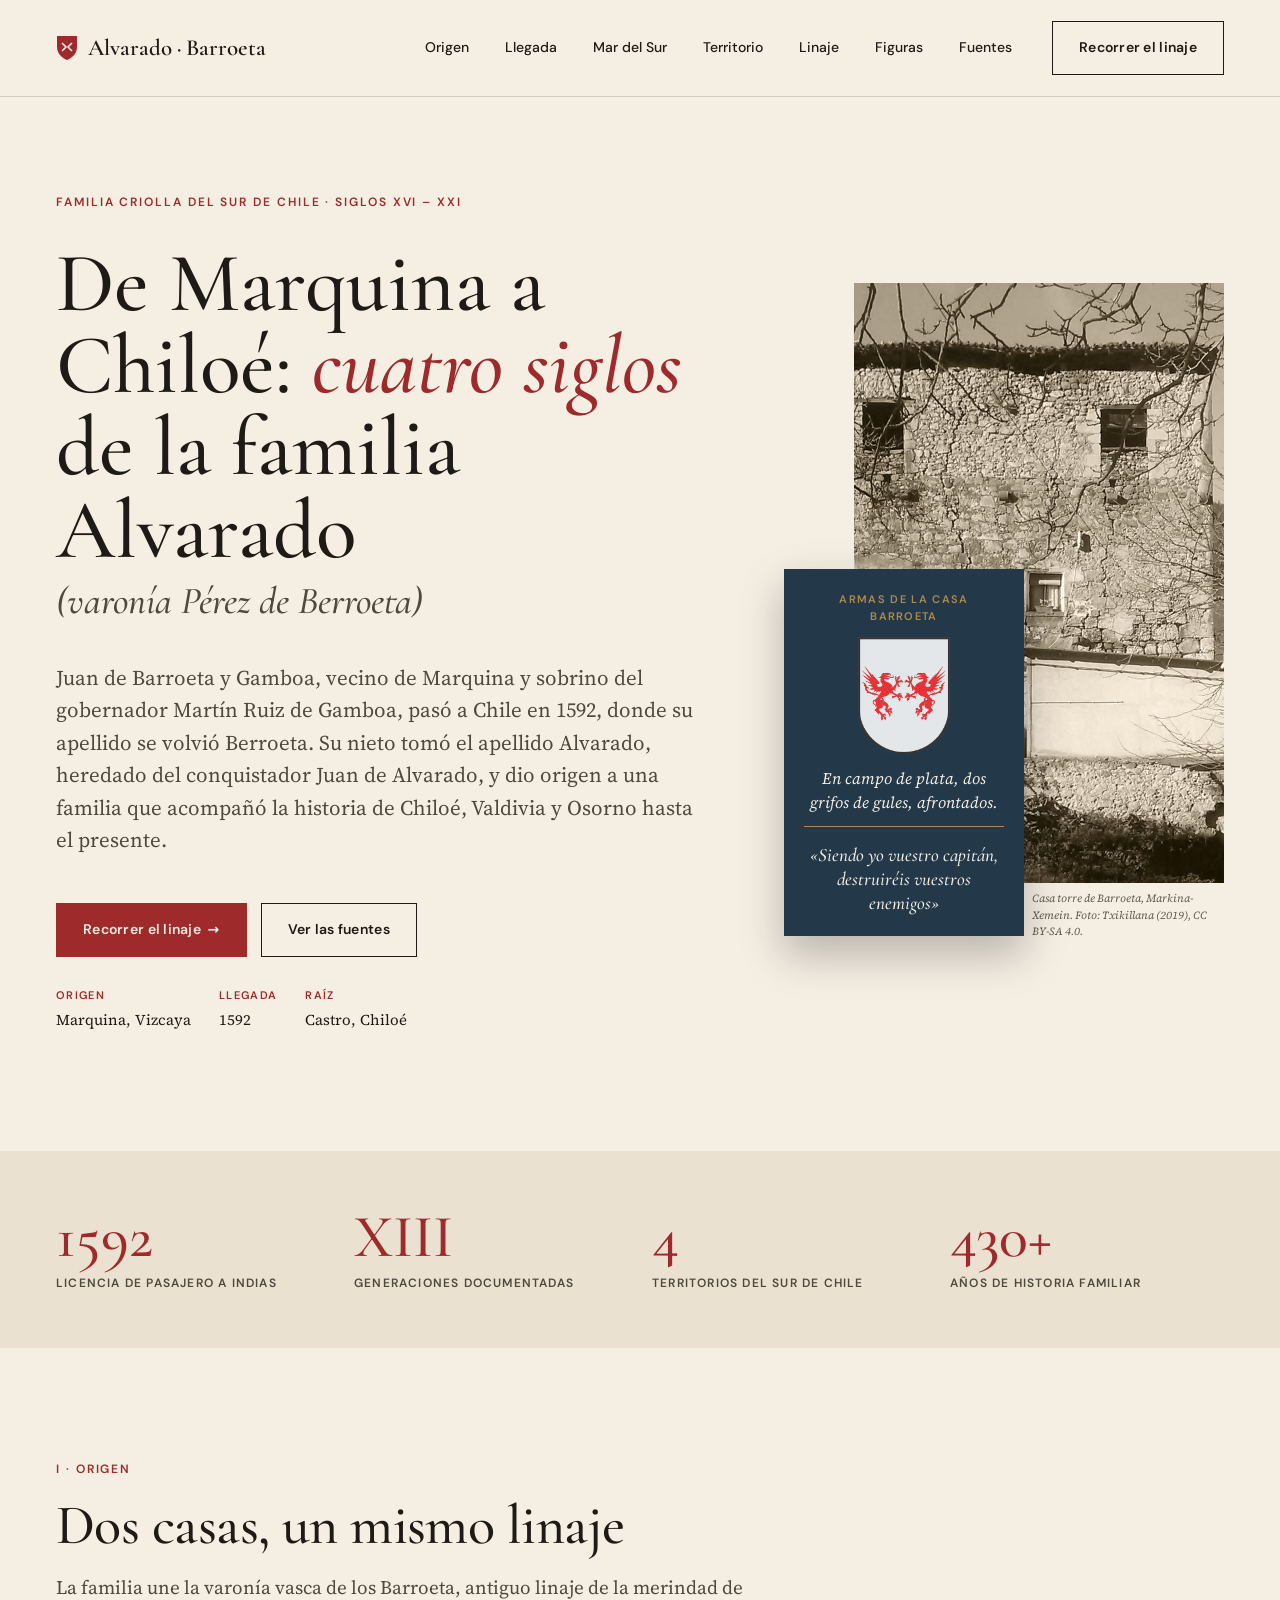
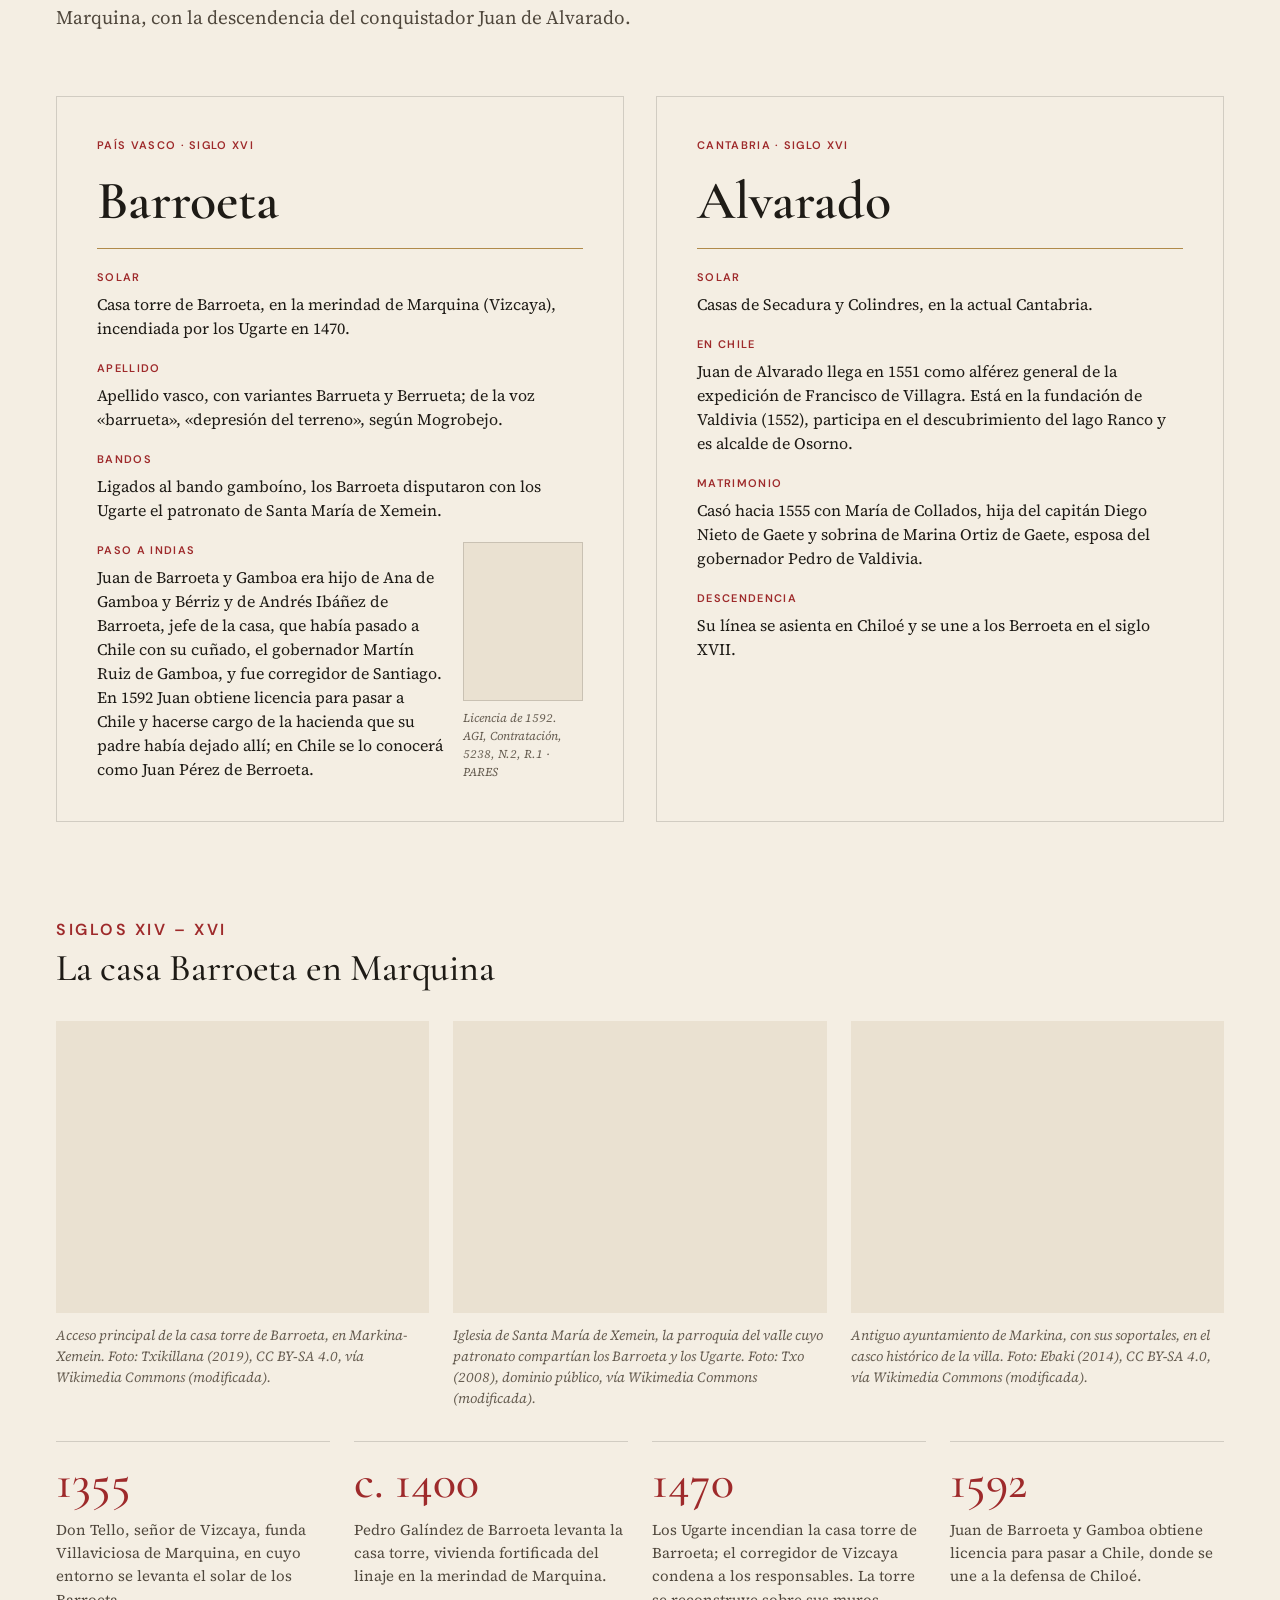
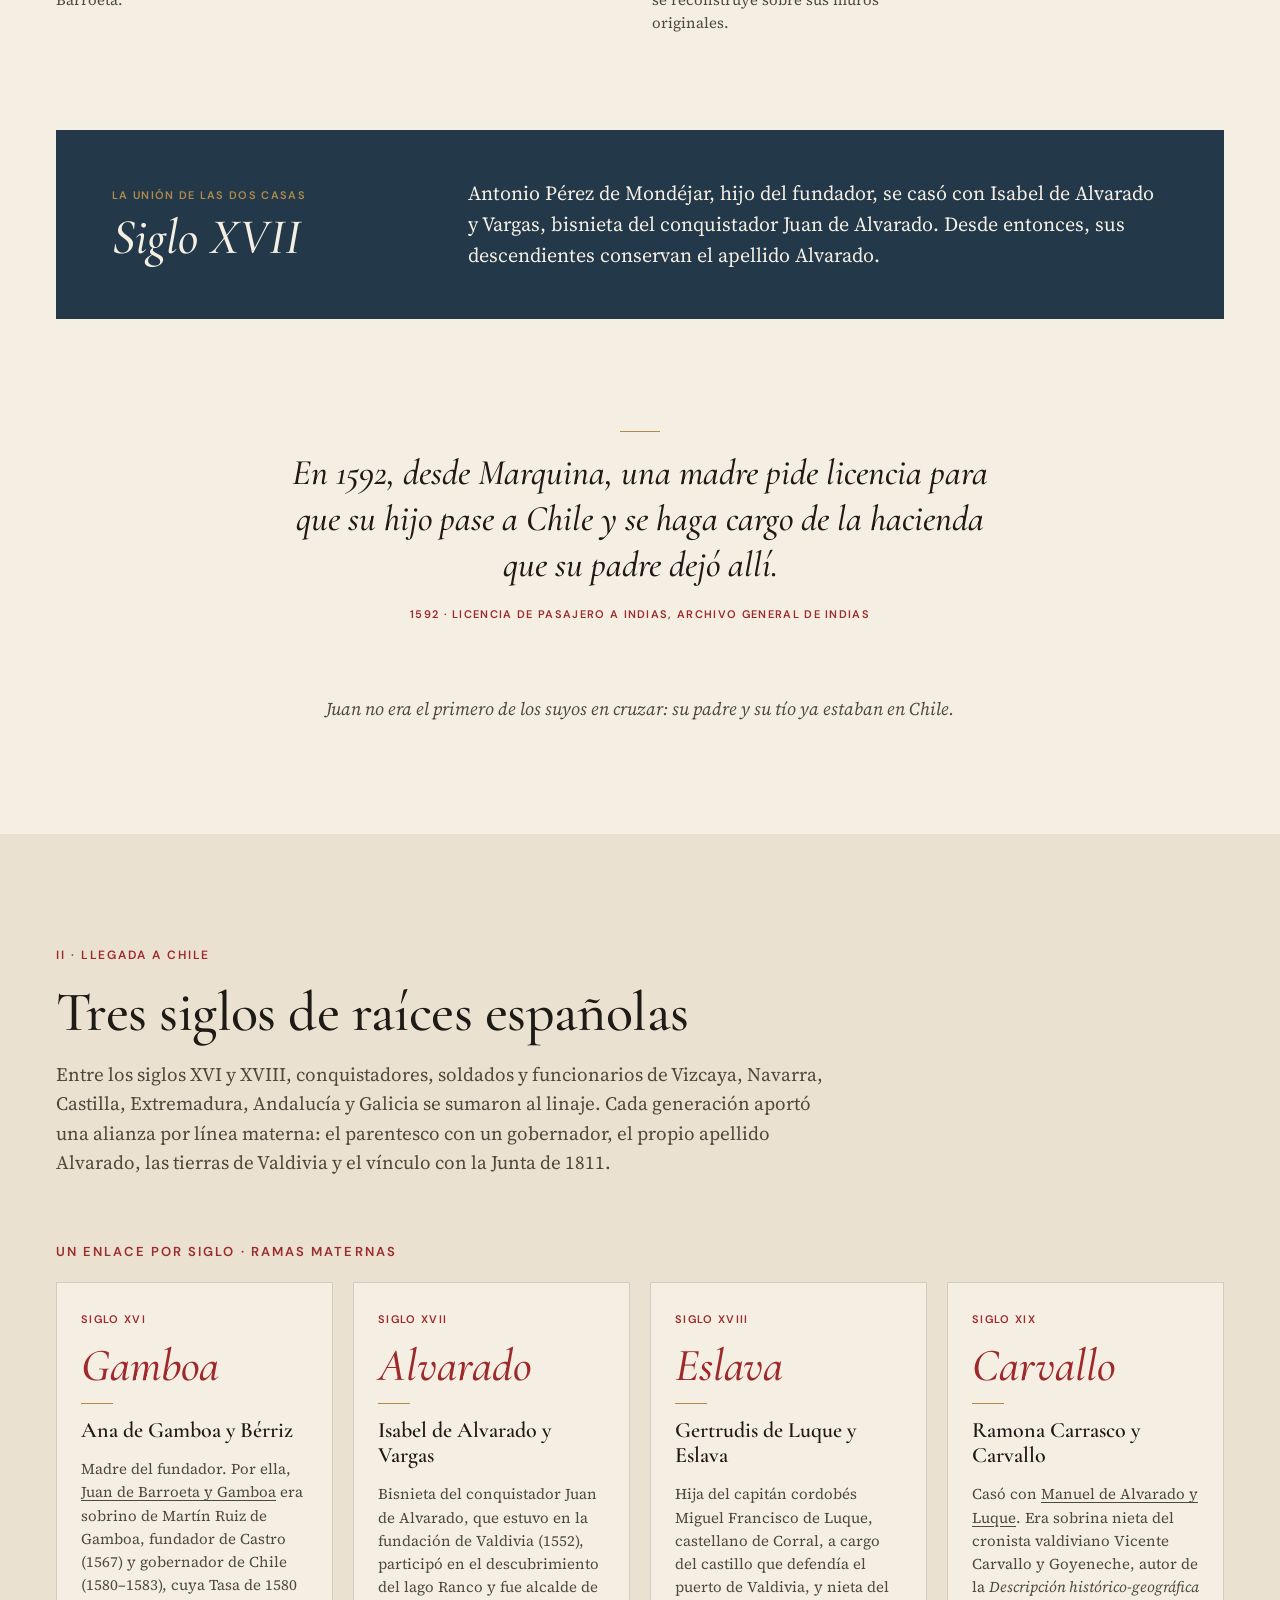
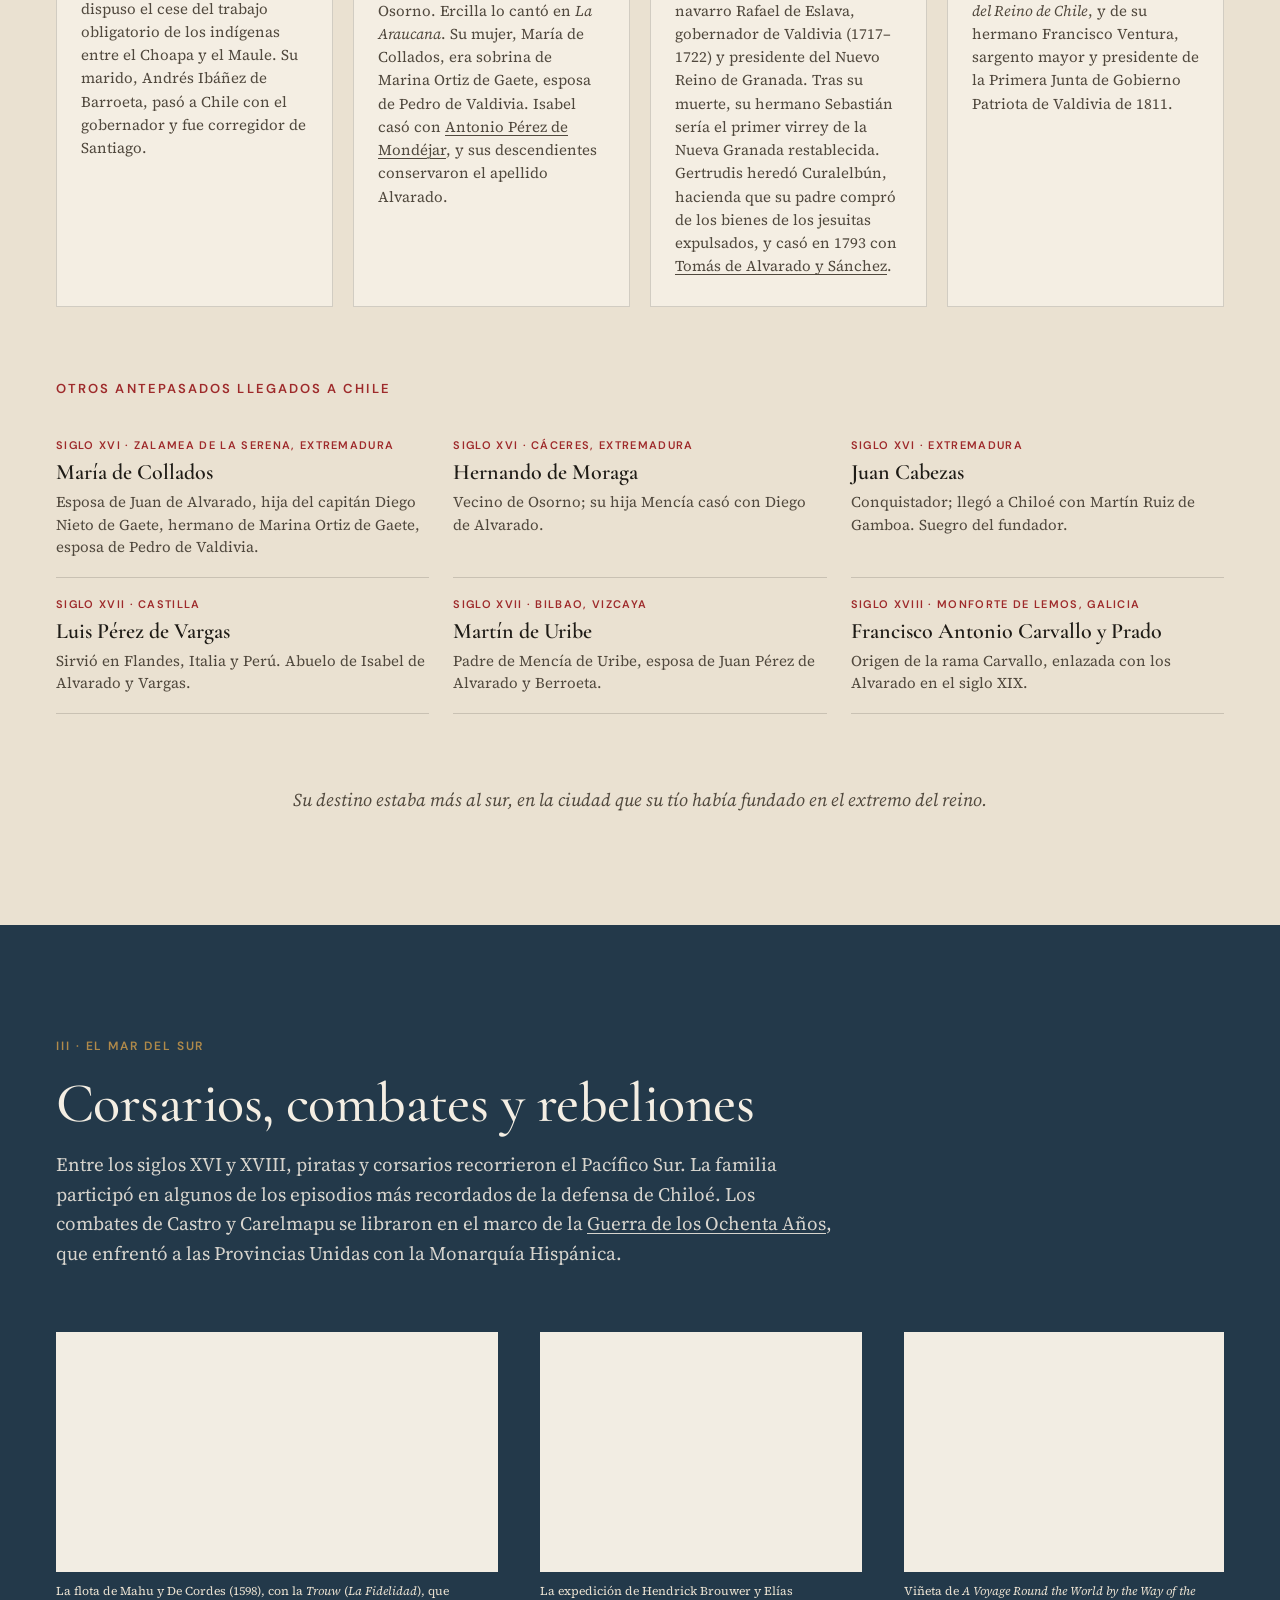
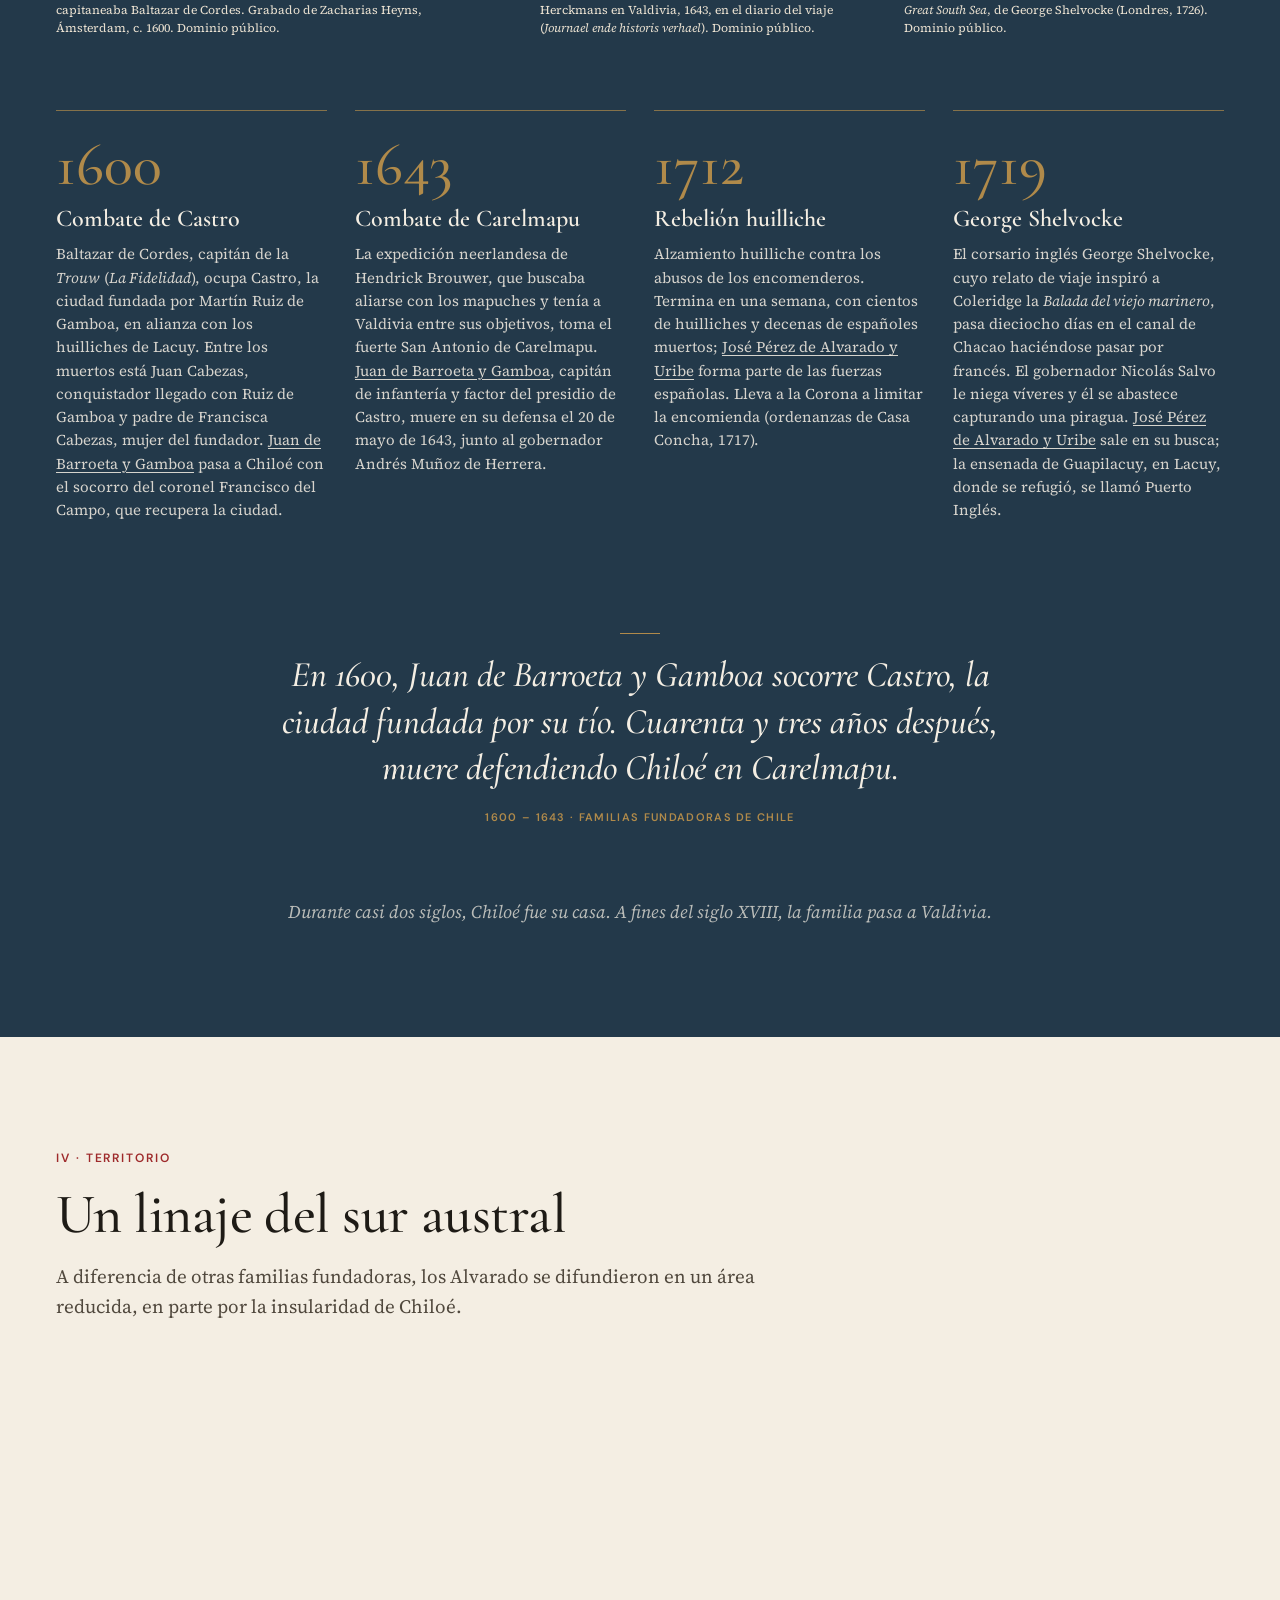
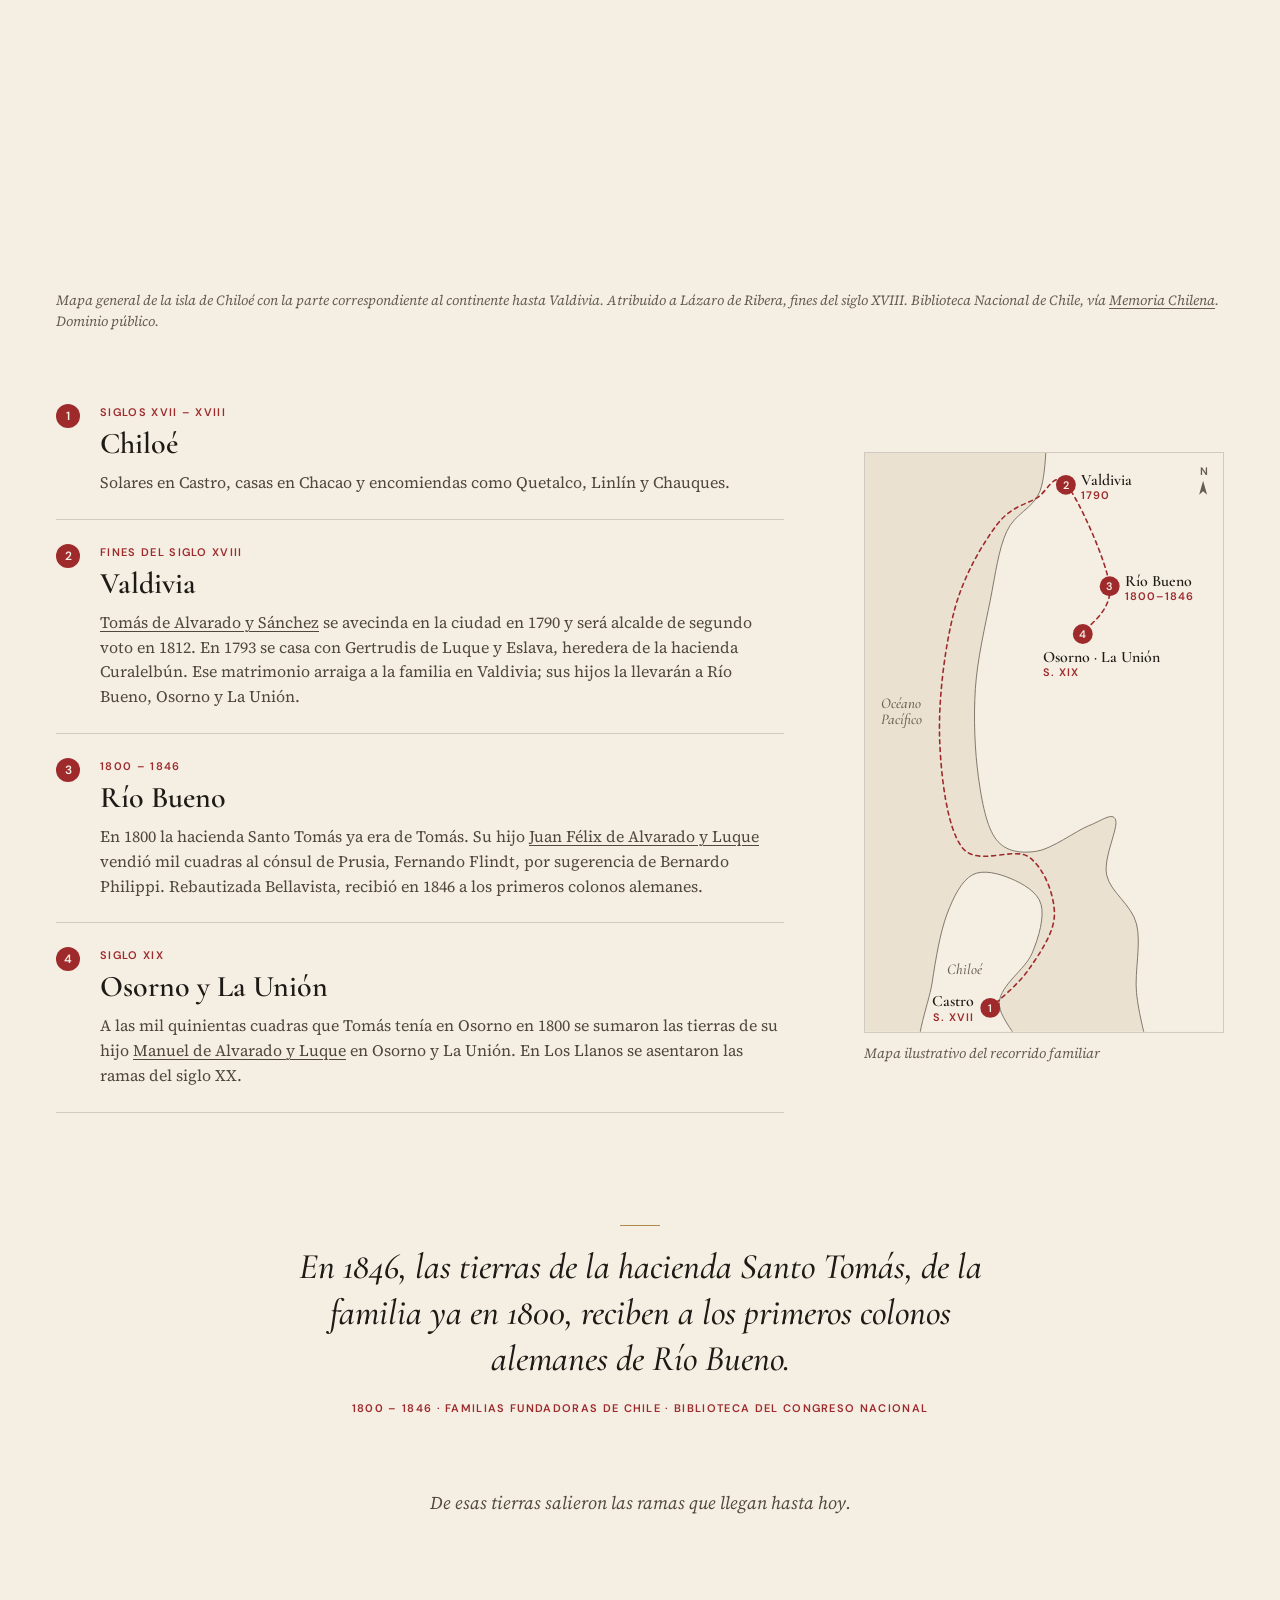
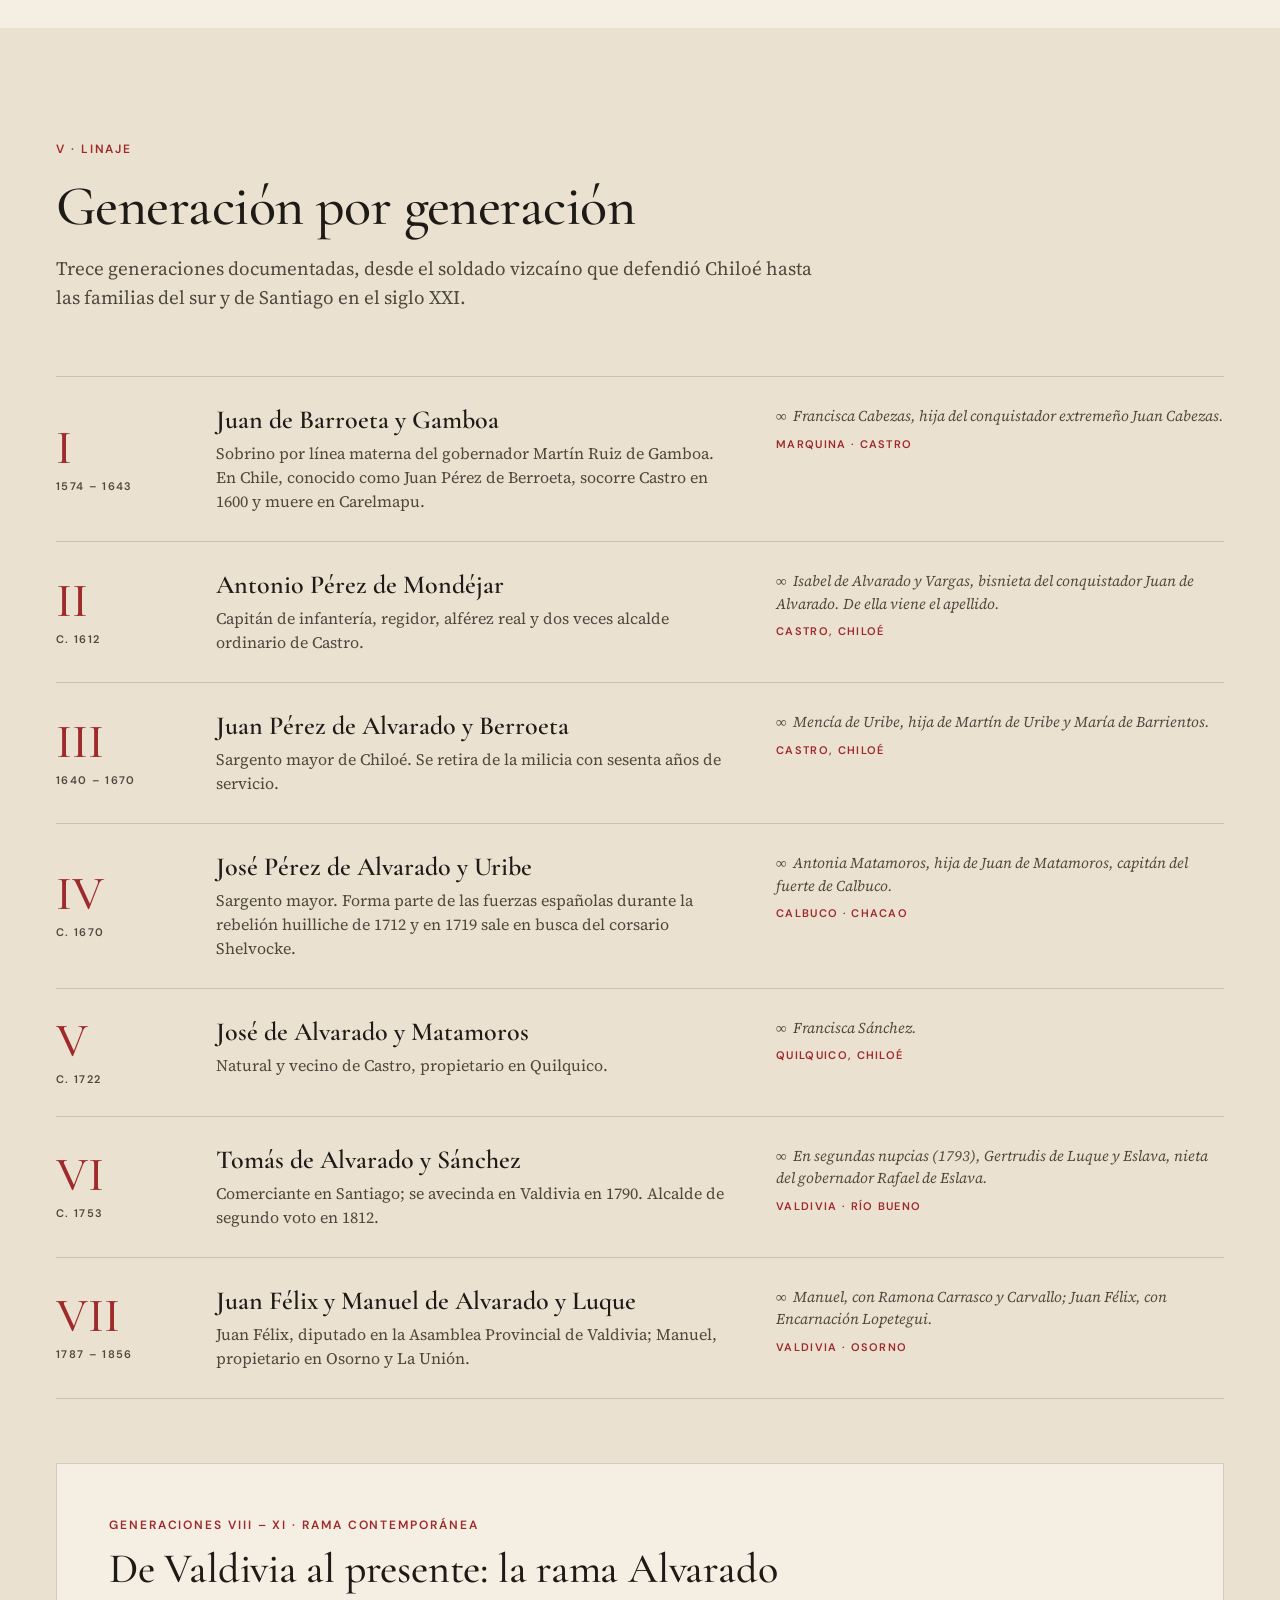
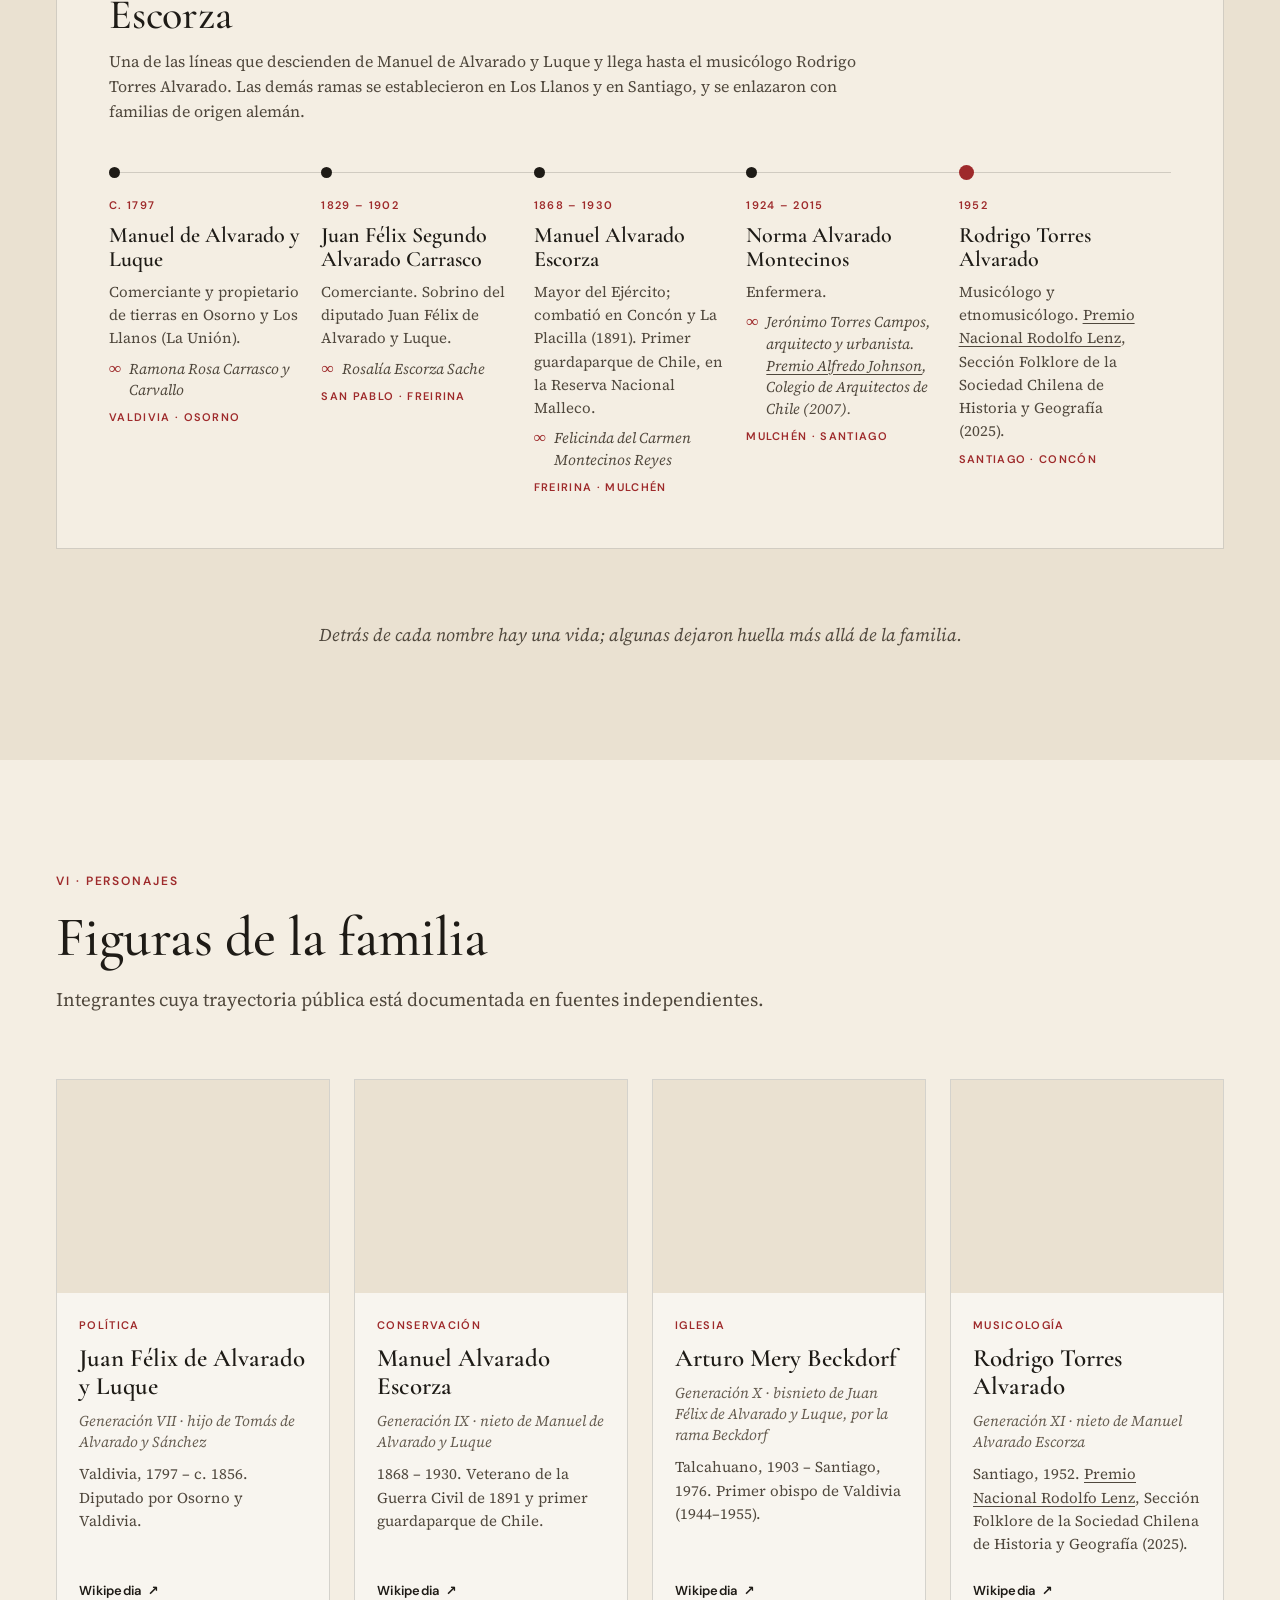
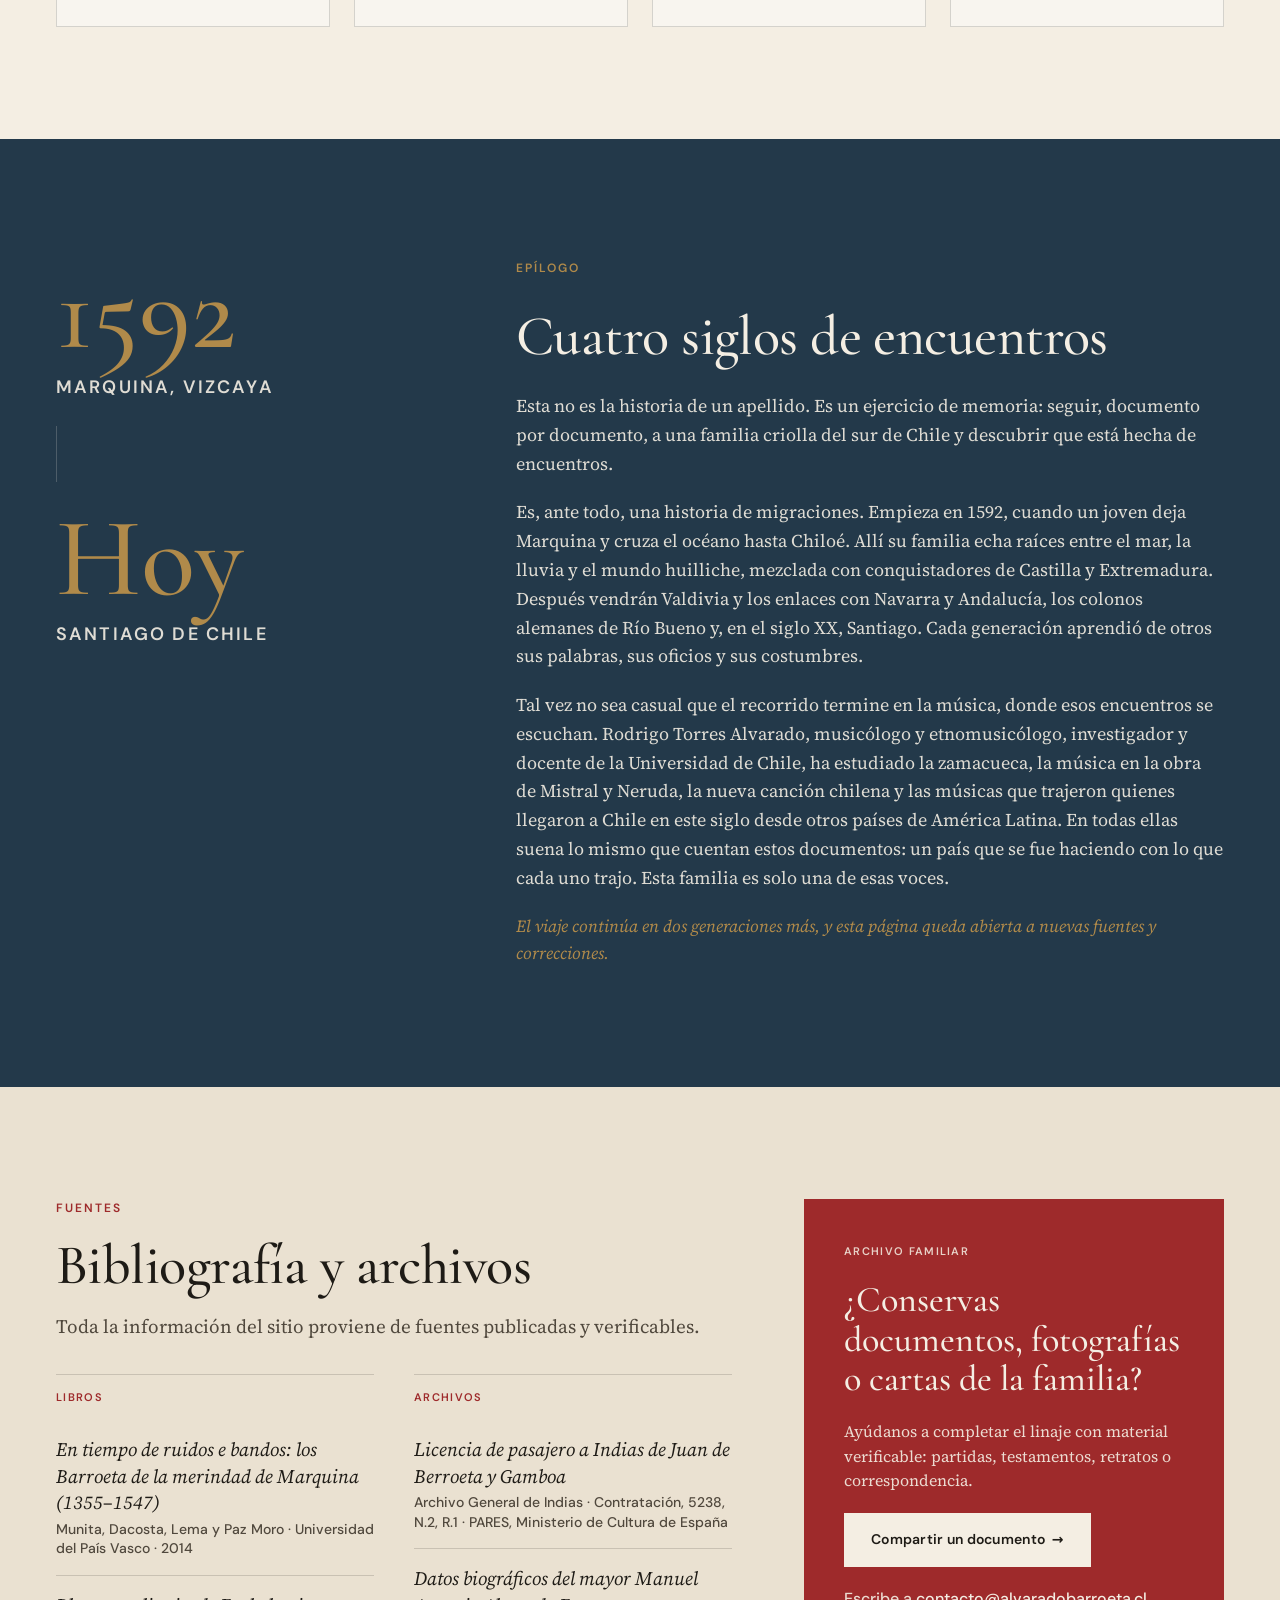
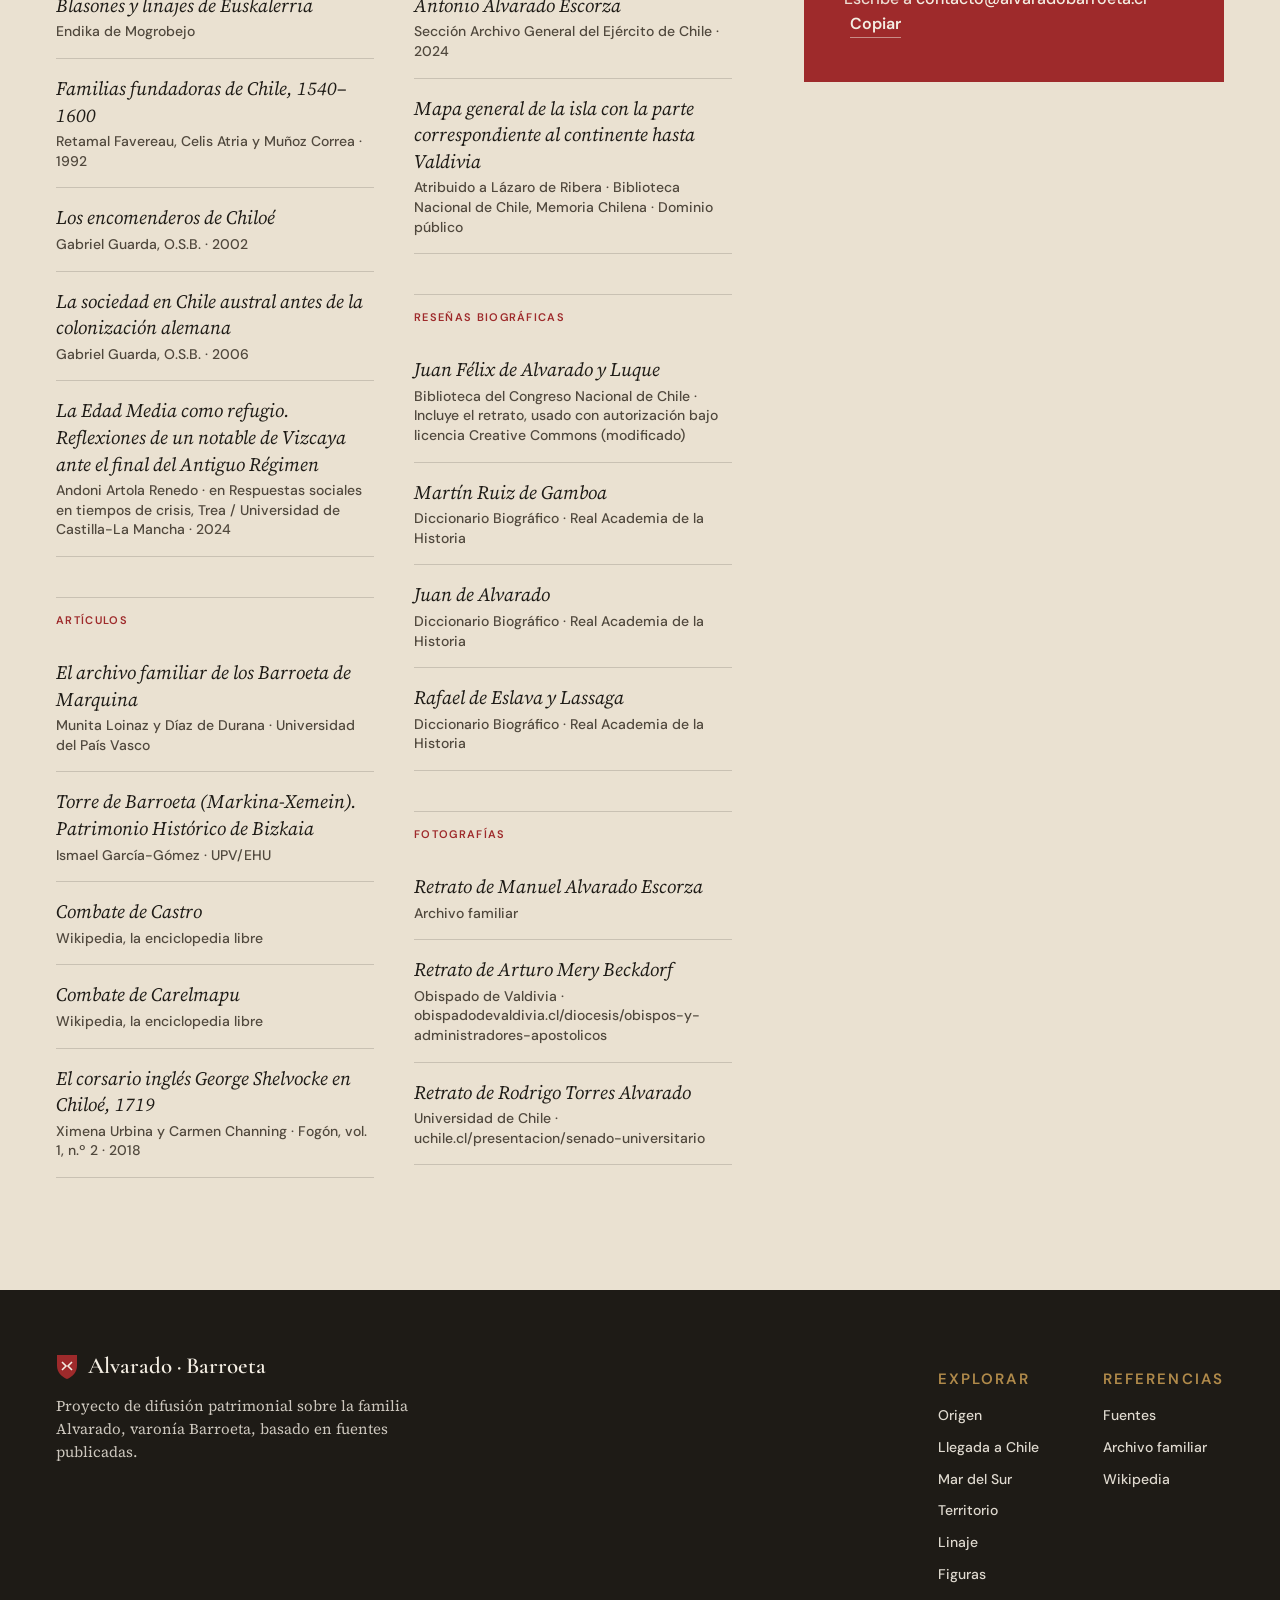
<file: index.html>
<!doctype html>
<html lang="es">
<head>
<meta charset="utf-8">
<meta name="viewport" content="width=device-width, initial-scale=1, viewport-fit=cover">
<meta name="theme-color" content="#F4EEE3">
<title>Familia Alvarado (varonía Berroeta) · De Marquina a Chiloé</title>
<meta name="description" content="Historia documentada de la familia Alvarado, varonía Pérez de Berroeta: de Marquina (1592) a Chiloé, Valdivia, Osorno y Santiago. Cuatro siglos en el sur de Chile.">
<meta name="robots" content="index, follow, max-image-preview:large">
<link rel="canonical" href="https://alvaradobarroeta.cl/">
<link rel="icon" href="favicon.svg" type="image/svg+xml">
<meta property="og:type" content="article">
<meta property="og:site_name" content="Alvarado · Barroeta">
<meta property="og:locale" content="es_CL">
<meta property="og:title" content="De Marquina a Chiloé: cuatro siglos de la familia Alvarado">
<meta property="og:description" content="Historia documentada de la familia Alvarado, varonía Pérez de Berroeta: de Marquina (1592) a Chiloé, Valdivia, Osorno y Santiago. Cuatro siglos en el sur de Chile.">
<meta property="og:url" content="https://alvaradobarroeta.cl/">
<meta property="og:image" content="https://alvaradobarroeta.cl/img/og-alvarado-barroeta.jpg">
<meta property="og:image:width" content="1200">
<meta property="og:image:height" content="630">
<meta property="og:image:alt" content="De Marquina a Chiloé: cuatro siglos de la familia Alvarado, junto a la casa torre de Barroeta">
<meta name="twitter:card" content="summary_large_image">
<script type="application/ld+json">{"@context": "https://schema.org", "@graph": [{"@type": "WebSite", "@id": "https://alvaradobarroeta.cl/#website", "url": "https://alvaradobarroeta.cl/", "name": "Alvarado · Barroeta", "inLanguage": "es"}, {"@type": "Article", "@id": "https://alvaradobarroeta.cl/#historia", "isPartOf": {"@id": "https://alvaradobarroeta.cl/#website"}, "headline": "De Marquina a Chiloé: cuatro siglos de la familia Alvarado (varonía Pérez de Berroeta)", "description": "Historia documentada de la familia Alvarado, varonía Pérez de Berroeta: de Marquina (1592) a Chiloé, Valdivia, Osorno y Santiago. Cuatro siglos en el sur de Chile.", "inLanguage": "es", "url": "https://alvaradobarroeta.cl/", "image": "https://alvaradobarroeta.cl/img/og-alvarado-barroeta.jpg", "datePublished": "2026-10-31", "dateModified": "2026-11-01", "publisher": {"@type": "Organization", "name": "Alvarado · Barroeta", "url": "https://alvaradobarroeta.cl/", "logo": "https://alvaradobarroeta.cl/favicon.svg"}, "keywords": "familia Alvarado, Pérez de Berroeta, Barroeta, Marquina, Chiloé, Castro, Valdivia, Osorno, Río Bueno, genealogía, historia de Chile", "about": [{"@type": "Place", "name": "Chiloé"}, {"@type": "Place", "name": "Valdivia"}, {"@type": "Place", "name": "Markina-Xemein"}, {"@type": "Place", "name": "Osorno"}, {"@type": "Place", "name": "Río Bueno"}], "mentions": [{"@type": "Person", "name": "Juan de Barroeta y Gamboa", "alternateName": "Juan Pérez de Berroeta"}, {"@type": "Person", "name": "Juan de Alvarado", "sameAs": "https://historia-hispanica.rah.es/biografias/2504-juan-de-alvarado"}, {"@type": "Person", "name": "Martín Ruiz de Gamboa", "sameAs": "https://historia-hispanica.rah.es/biografias/38999-martin-ruiz-de-gamboa"}, {"@type": "Person", "name": "Juan Félix de Alvarado y Luque", "sameAs": "https://es.wikipedia.org/wiki/Juan_F%C3%A9lix_de_Alvarado_y_Luque"}, {"@type": "Person", "name": "Manuel Alvarado Escorza", "sameAs": "https://es.wikipedia.org/wiki/Manuel_Alvarado_Escorza"}, {"@type": "Person", "name": "Arturo Mery Beckdorf", "sameAs": "https://es.wikipedia.org/wiki/Arturo_Mery_Beckdorf"}, {"@type": "Person", "name": "Rodrigo Torres Alvarado", "sameAs": "https://es.wikipedia.org/wiki/Rodrigo_Torres_Alvarado"}], "author": {"@type": "Person", "name": "Manuel Torres Gere", "url": "https://manueltorresgere.com/"}}]}</script>
<meta http-equiv="Content-Security-Policy" content="default-src 'self'; img-src 'self'; font-src 'self'; style-src 'self'; script-src 'self'; connect-src 'none'; object-src 'none'; base-uri 'self'; form-action 'none'; upgrade-insecure-requests">
<meta name="referrer" content="strict-origin-when-cross-origin">
<link rel="preload" href="fonts/cormorant-garamond-latin-500-normal.woff2" as="font" type="font/woff2" crossorigin>
<link rel="preload" href="fonts/source-serif-4-latin-opsz-normal.woff2" as="font" type="font/woff2" crossorigin>
<link rel="stylesheet" href="styles.css?v=4">
</head>
<body>

<header class="nav" id="top">
  <div class="wrap">
    <a class="brand" href="#top" aria-label="Alvarado · Barroeta, inicio">
      <svg width="22" height="26" viewBox="0 0 22 26" aria-hidden="true"><path d="M1 1H21V12C21 18.5 16 23 11 25C6 23 1 18.5 1 12V1Z" fill="#9E2A2B"/><path d="M6 8L10 12L6 16M16 8L12 12L16 16" stroke="#F4EEE3" stroke-width="1.6" fill="none"/></svg>
      Alvarado · Barroeta
    </a>
    <nav class="nav-links" aria-label="Capítulos">
      <a href="#origen">Origen</a><a href="#llegada">Llegada</a><a href="#mar-del-sur">Mar del Sur</a><a href="#territorio">Territorio</a><a href="#linaje">Linaje</a><a href="#figuras">Figuras</a><a href="#fuentes">Fuentes</a>
    </nav>
    <a class="btn" href="#linaje">Recorrer el linaje</a>
    <button class="menu-btn" id="menuBtn" aria-expanded="false" aria-controls="menu">Menú<i aria-hidden="true"></i></button>
  </div>
  <div class="progress" id="progress"></div>
</header>

<div class="menu" id="menu" hidden>
  <div class="menu-top">
    <span class="label">Alvarado · Barroeta</span>
    <button class="menu-close" id="menuClose">Cerrar <svg width="12" height="12" viewBox="0 0 12 12" aria-hidden="true"><path d="M1 1l10 10M11 1L1 11" stroke="currentColor" stroke-width="1.4"/></svg></button>
  </div>
  <ol>
    <li><a href="#origen"><span>I</span>Origen</a></li>
    <li><a href="#llegada"><span>II</span>Llegada a Chile</a></li>
    <li><a href="#mar-del-sur"><span>III</span>Mar del Sur</a></li>
    <li><a href="#territorio"><span>IV</span>Territorio</a></li>
    <li><a href="#linaje"><span>V</span>Linaje</a></li>
    <li><a href="#figuras"><span>VI</span>Figuras de la familia</a></li>
    <li><a href="#fuentes"><span></span>Fuentes</a></li>
  </ol>
</div>

<main>
<!-- HERO -->
<section class="hero bg-cream">
  <div class="wrap hero-grid">
    <div class="hero-copy">
      <p class="kicker">Familia criolla del sur de Chile · Siglos XVI – XXI</p>
      <h1>De Marquina a Chiloé: <em>cuatro siglos</em> de la familia Alvarado <span class="sub">(varonía Pérez de Berroeta)</span></h1>
      <p class="intro">Juan de Barroeta y Gamboa, vecino de Marquina y sobrino del gobernador Martín Ruiz de Gamboa, pasó a Chile en 1592, donde su apellido se volvió Berroeta. Su nieto tomó el apellido Alvarado, heredado del conquistador Juan de Alvarado, y dio origen a una familia que acompañó la historia de Chiloé, Valdivia y Osorno hasta el presente.</p>
      <div class="ctas"><a class="btn" href="#linaje">Recorrer el linaje&nbsp;&nbsp;→</a><a class="btn ghost" href="#fuentes">Ver las fuentes</a></div>
      <div class="meta">
        <div><p class="label">Origen</p><p>Marquina, Vizcaya</p></div>
        <div><p class="label">Llegada</p><p>1592</p></div>
        <div><p class="label">Raíz</p><p>Castro, Chiloé</p></div>
      </div>
    </div>
    <figure class="lamina">
      <div class="mask"><img src="img/torre-hero.jpg" alt="Casa torre de Barroeta en Markina-Xemein, entre árboles sin hojas"></div>
      <figcaption class="cap">Casa torre de Barroeta, Markina-Xemein. Foto: Txikillana (2019), CC BY-SA 4.0.</figcaption>
      <div class="heraldica">
        <p class="label">Armas de la casa Barroeta</p>
        <img src="img/escudo.png" alt="Escudo de los Barroeta: dos grifos rojos afrontados en campo de plata">
        <p class="t">En campo de plata, dos grifos de gules, afrontados.</p>
        <blockquote>«Siendo yo vuestro capitán, destruiréis vuestros enemigos»</blockquote>
      </div>
    </figure>
  </div>
</section>

<!-- CIFRAS -->
<section class="cifras bg-beige" aria-label="Cifras">
  <div class="wrap stats">
    <div class="stat"><b>1592</b><span>Licencia de pasajero a Indias</span></div>
    <div class="stat"><b>XIII</b><span>Generaciones documentadas</span></div>
    <div class="stat"><b>4</b><span>Territorios del sur de Chile</span></div>
    <div class="stat"><b>430+</b><span>Años de historia familiar</span></div>
  </div>
</section>

<!-- I ORIGEN -->
<section class="bg-cream" id="origen">
  <div class="wrap">
    <div class="head">
      <p class="kicker">I · Origen</p>
      <h2>Dos casas, un mismo linaje</h2>
      <p class="lead">La familia une la varonía vasca de los Barroeta, antiguo linaje de la merindad de Marquina, con la descendencia del conquistador Juan de Alvarado.</p>
    </div>
    <div class="casas">
      <article class="casa">
        <p class="label">País Vasco · siglo XVI</p>
        <h3>Barroeta</h3>
        <div class="campo"><p class="label">Solar</p><p>Casa torre de Barroeta, en la merindad de Marquina (Vizcaya), incendiada por los Ugarte en 1470.</p></div>
        <div class="campo"><p class="label">Apellido</p><p>Apellido vasco, con variantes Barrueta y Berrueta; de la voz «barrueta», «depresión del terreno», según Mogrobejo.</p></div>
        <div class="campo"><p class="label">Bandos</p><p>Ligados al bando gamboíno, los Barroeta disputaron con los Ugarte el patronato de Santa María de Xemein.</p></div>
        <div class="paso">
          <div class="campo"><p class="label">Paso a Indias</p><p>Juan de Barroeta y Gamboa era hijo de Ana de Gamboa y Bérriz y de Andrés Ibáñez de Barroeta, jefe de la casa, que había pasado a Chile con su cuñado, el gobernador Martín Ruiz de Gamboa, y fue corregidor de Santiago. En 1592 Juan obtiene licencia para pasar a Chile y hacerse cargo de la hacienda que su padre había dejado allí; en Chile se lo conocerá como Juan Pérez de Berroeta.</p></div>
          <figure><a class="mask" href="https://pares.cultura.gob.es/ParesBusquedas20/catalogo/description/135098" target="_blank" rel="noopener"><img src="img/licencia.jpg" alt="Primera hoja manuscrita de la licencia de 1592" width="600" height="794" loading="lazy" decoding="async"></a><figcaption class="cap">Licencia de 1592. AGI, Contratación, 5238, N.2, R.1 · PARES</figcaption></figure>
        </div>
      </article>
      <article class="casa">
        <p class="label">Cantabria · siglo XVI</p>
        <h3>Alvarado</h3>
        <div class="campo"><p class="label">Solar</p><p>Casas de Secadura y Colindres, en la actual Cantabria.</p></div>
        <div class="campo"><p class="label">En Chile</p><p>Juan de Alvarado llega en 1551 como alférez general de la expedición de Francisco de Villagra. Está en la fundación de Valdivia (1552), participa en el descubrimiento del lago Ranco y es alcalde de Osorno.</p></div>
        <div class="campo"><p class="label">Matrimonio</p><p>Casó hacia 1555 con María de Collados, hija del capitán Diego Nieto de Gaete y sobrina de Marina Ortiz de Gaete, esposa del gobernador Pedro de Valdivia.</p></div>
        <div class="campo"><p class="label">Descendencia</p><p>Su línea se asienta en Chiloé y se une a los Berroeta en el siglo XVII.</p></div>
      </article>
    </div>

    <div class="marquina">
      <div class="campo"><p class="kicker">Siglos XIV – XVI</p><h3>La casa Barroeta en Marquina</h3></div>
      <div class="triptico">
        <figure><div class="mask"><img src="img/torre.jpg" alt="Acceso principal de la casa torre de Barroeta" width="1600" height="1200" loading="lazy" decoding="async"></div><figcaption class="cap">Acceso principal de la casa torre de Barroeta, en Markina-Xemein. Foto: Txikillana (2019), CC BY‑SA 4.0, vía Wikimedia Commons (modificada).</figcaption></figure>
        <figure><div class="mask"><img src="img/santa-maria.jpg" alt="Iglesia de Santa María de Xemein" width="1000" height="750" loading="lazy" decoding="async"></div><figcaption class="cap">Iglesia de Santa María de Xemein, la parroquia del valle cuyo patronato compartían los Barroeta y los Ugarte. Foto: Txo (2008), dominio público, vía Wikimedia Commons (modificada).</figcaption></figure>
        <figure><div class="mask"><img src="img/ayuntamiento.jpg" alt="Antiguo ayuntamiento de Markina con soportales" width="1000" height="667" loading="lazy" decoding="async"></div><figcaption class="cap">Antiguo ayuntamiento de Markina, con sus soportales, en el casco histórico de la villa. Foto: Ebaki (2014), CC BY‑SA 4.0, vía Wikimedia Commons (modificada).</figcaption></figure>
      </div>
      <div class="hitos">
        <div class="hito"><b>1355</b><p>Don Tello, señor de Vizcaya, funda Villaviciosa de Marquina, en cuyo entorno se levanta el solar de los Barroeta.</p></div>
        <div class="hito"><b>c. 1400</b><p>Pedro Galíndez de Barroeta levanta la casa torre, vivienda fortificada del linaje en la merindad de Marquina.</p></div>
        <div class="hito"><b>1470</b><p>Los Ugarte incendian la casa torre de Barroeta; el corregidor de Vizcaya condena a los responsables. La torre se reconstruye sobre sus muros originales.</p></div>
        <div class="hito"><b>1592</b><p>Juan de Barroeta y Gamboa obtiene licencia para pasar a Chile, donde se une a la defensa de Chiloé.</p></div>
      </div>
    </div>

    <div class="union">
      <div><p class="label">La unión de las dos casas</p><strong>Siglo XVII</strong></div>
      <p>Antonio Pérez de Mondéjar, hijo del fundador, se casó con Isabel de Alvarado y Vargas, bisnieta del conquistador Juan de Alvarado. Desde entonces, sus descendientes conservan el apellido Alvarado.</p>
    </div>

    <figure class="cita">
      <blockquote>En 1592, desde Marquina, una madre pide licencia para que su hijo pase a Chile y se haga cargo de la hacienda que su padre dejó allí.</blockquote>
      <figcaption class="label">1592 · Licencia de pasajero a Indias, Archivo General de Indias</figcaption>
    </figure>
    <p class="puente">Juan no era el primero de los suyos en cruzar: su padre y su tío ya estaban en Chile.</p>
  </div>
</section>

<!-- II LLEGADA -->
<section class="bg-beige" id="llegada">
  <div class="wrap">
    <div class="head">
      <p class="kicker">II · Llegada a Chile</p>
      <h2>Tres siglos de raíces españolas</h2>
      <p class="lead">Entre los siglos XVI y XVIII, conquistadores, soldados y funcionarios de Vizcaya, Navarra, Castilla, Extremadura, Andalucía y Galicia se sumaron al linaje. Cada generación aportó una alianza por línea materna: el parentesco con un gobernador, el propio apellido Alvarado, las tierras de Valdivia y el vínculo con la Junta de 1811.</p>
    </div>
    <p class="subhead">Un enlace por siglo · ramas maternas</p>
    <div class="ramas">
      <article class="rama"><p class="label">Siglo XVI</p><p class="apellido">Gamboa</p><h3>Ana de Gamboa y Bérriz</h3>
        <p>Madre del fundador. Por ella, <a class="link-u" href="#gen-i">Juan de Barroeta y Gamboa</a> era sobrino de Martín Ruiz de Gamboa, fundador de Castro (1567) y gobernador de Chile (1580–1583), cuya Tasa de 1580 dispuso el cese del trabajo obligatorio de los indígenas entre el Choapa y el Maule. Su marido, Andrés Ibáñez de Barroeta, pasó a Chile con el gobernador y fue corregidor de Santiago.</p></article>
      <article class="rama"><p class="label">Siglo XVII</p><p class="apellido">Alvarado</p><h3>Isabel de Alvarado y Vargas</h3>
        <p>Bisnieta del conquistador Juan de Alvarado, que estuvo en la fundación de Valdivia (1552), participó en el descubrimiento del lago Ranco y fue alcalde de Osorno. Ercilla lo cantó en <i>La Araucana</i>. Su mujer, María de Collados, era sobrina de Marina Ortiz de Gaete, esposa de Pedro de Valdivia. Isabel casó con <a class="link-u" href="#gen-ii">Antonio Pérez de Mondéjar</a>, y sus descendientes conservaron el apellido Alvarado.</p></article>
      <article class="rama"><p class="label">Siglo XVIII</p><p class="apellido">Eslava</p><h3>Gertrudis de Luque y Eslava</h3>
        <p>Hija del capitán cordobés Miguel Francisco de Luque, castellano de Corral, a cargo del castillo que defendía el puerto de Valdivia, y nieta del navarro Rafael de Eslava, gobernador de Valdivia (1717–1722) y presidente del Nuevo Reino de Granada. Tras su muerte, su hermano Sebastián sería el primer virrey de la Nueva Granada restablecida. Gertrudis heredó Curalelbún, hacienda que su padre compró de los bienes de los jesuitas expulsados, y casó en 1793 con <a class="link-u" href="#gen-vi">Tomás de Alvarado y Sánchez</a>.</p></article>
      <article class="rama"><p class="label">Siglo XIX</p><p class="apellido">Carvallo</p><h3>Ramona Carrasco y Carvallo</h3>
        <p>Casó con <a class="link-u" href="#gen-vii">Manuel de Alvarado y Luque</a>. Era sobrina nieta del cronista valdiviano Vicente Carvallo y Goyeneche, autor de la <i>Descripción histórico-geográfica del Reino de Chile</i>, y de su hermano Francisco Ventura, sargento mayor y presidente de la Primera Junta de Gobierno Patriota de Valdivia de 1811.</p></article>
    </div>

    <div class="otros">
      <p class="subhead">Otros antepasados llegados a Chile</p>
      <div class="otros-grid">
        <div class="otro"><p class="label">Siglo XVI · Zalamea de la Serena, Extremadura</p><h3>María de Collados</h3><p>Esposa de Juan de Alvarado, hija del capitán Diego Nieto de Gaete, hermano de Marina Ortiz de Gaete, esposa de Pedro de Valdivia.</p></div>
        <div class="otro"><p class="label">Siglo XVI · Cáceres, Extremadura</p><h3>Hernando de Moraga</h3><p>Vecino de Osorno; su hija Mencía casó con Diego de Alvarado.</p></div>
        <div class="otro"><p class="label">Siglo XVI · Extremadura</p><h3>Juan Cabezas</h3><p>Conquistador; llegó a Chiloé con Martín Ruiz de Gamboa. Suegro del fundador.</p></div>
        <div class="otro"><p class="label">Siglo XVII · Castilla</p><h3>Luis Pérez de Vargas</h3><p>Sirvió en Flandes, Italia y Perú. Abuelo de Isabel de Alvarado y Vargas.</p></div>
        <div class="otro"><p class="label">Siglo XVII · Bilbao, Vizcaya</p><h3>Martín de Uribe</h3><p>Padre de Mencía de Uribe, esposa de Juan Pérez de Alvarado y Berroeta.</p></div>
        <div class="otro"><p class="label">Siglo XVIII · Monforte de Lemos, Galicia</p><h3>Francisco Antonio Carvallo y Prado</h3><p>Origen de la rama Carvallo, enlazada con los Alvarado en el siglo XIX.</p></div>
      </div>
    </div>
    <p class="puente">Su destino estaba más al sur, en la ciudad que su tío había fundado en el extremo del reino.</p>
  </div>
</section>

<!-- III MAR DEL SUR -->
<section class="bg-navy" id="mar-del-sur">
  <div class="wrap">
    <div class="head">
      <p class="kicker">III · El mar del Sur</p>
      <h2>Corsarios, combates y rebeliones</h2>
      <p class="lead">Entre los siglos XVI y XVIII, piratas y corsarios recorrieron el Pacífico Sur. La familia participó en algunos de los episodios más recordados de la defensa de Chiloé. Los combates de Castro y Carelmapu se libraron en el marco de la <a class="link-u" href="https://es.wikipedia.org/wiki/Guerra_de_los_Ochenta_A%C3%B1os" target="_blank" rel="noopener">Guerra de los Ochenta Años</a>, que enfrentó a las Provincias Unidas con la Monarquía Hispánica.</p>
    </div>
    <div class="grabados">
      <figure class="g1"><div class="marco"><img src="img/cordes.jpg" alt="Grabado de la flota de Mahu y De Cordes" width="1000" height="496" loading="lazy" decoding="async"></div><figcaption class="cap">La flota de Mahu y De Cordes (1598), con la <i>Trouw</i> (<i>La Fidelidad</i>), que capitaneaba Baltazar de Cordes. Grabado de Zacharias Heyns, Ámsterdam, c. 1600. Dominio público.</figcaption></figure>
      <figure class="g2"><div class="marco fill"><img src="img/brouwer.jpg" alt="Grabado de la expedición de Brouwer y Herckmans en Valdivia" width="691" height="482" loading="lazy" decoding="async"></div><figcaption class="cap">La expedición de Hendrick Brouwer y Elías Herckmans en Valdivia, 1643, en el diario del viaje (<i>Journael ende historis verhael</i>). Dominio público.</figcaption></figure>
      <figure class="g3"><div class="marco"><img src="img/shelvocke.png" alt="Viñeta del libro de viaje de George Shelvocke" width="930" height="623" loading="lazy" decoding="async"></div><figcaption class="cap">Viñeta de <i>A Voyage Round the World by the Way of the Great South Sea</i>, de George Shelvocke (Londres, 1726). Dominio público.</figcaption></figure>
    </div>
    <div class="episodios">
      <article class="episodio"><b>1600</b><h3>Combate de Castro</h3><p>Baltazar de Cordes, capitán de la <i>Trouw</i> (<i>La Fidelidad</i>), ocupa Castro, la ciudad fundada por Martín Ruiz de Gamboa, en alianza con los huilliches de Lacuy. Entre los muertos está Juan Cabezas, conquistador llegado con Ruiz de Gamboa y padre de Francisca Cabezas, mujer del fundador. <a class="link-u" href="#gen-i">Juan de Barroeta y Gamboa</a> pasa a Chiloé con el socorro del coronel Francisco del Campo, que recupera la ciudad.</p></article>
      <article class="episodio"><b>1643</b><h3>Combate de Carelmapu</h3><p>La expedición neerlandesa de Hendrick Brouwer, que buscaba aliarse con los mapuches y tenía a Valdivia entre sus objetivos, toma el fuerte San Antonio de Carelmapu. <a class="link-u" href="#gen-i">Juan de Barroeta y Gamboa</a>, capitán de infantería y factor del presidio de Castro, muere en su defensa el 20 de mayo de 1643, junto al gobernador Andrés Muñoz de Herrera.</p></article>
      <article class="episodio"><b>1712</b><h3>Rebelión huilliche</h3><p>Alzamiento huilliche contra los abusos de los encomenderos. Termina en una semana, con cientos de huilliches y decenas de españoles muertos; <a class="link-u" href="#gen-iv">José Pérez de Alvarado y Uribe</a> forma parte de las fuerzas españolas. Lleva a la Corona a limitar la encomienda (ordenanzas de Casa Concha, 1717).</p></article>
      <article class="episodio"><b>1719</b><h3>George Shelvocke</h3><p>El corsario inglés George Shelvocke, cuyo relato de viaje inspiró a Coleridge la <i>Balada del viejo marinero</i>, pasa dieciocho días en el canal de Chacao haciéndose pasar por francés. El gobernador Nicolás Salvo le niega víveres y él se abastece capturando una piragua. <a class="link-u" href="#gen-iv">José Pérez de Alvarado y Uribe</a> sale en su busca; la ensenada de Guapilacuy, en Lacuy, donde se refugió, se llamó Puerto Inglés.</p></article>
    </div>
    <figure class="cita">
      <blockquote>En 1600, Juan de Barroeta y Gamboa socorre Castro, la ciudad fundada por su tío. Cuarenta y tres años después, muere defendiendo Chiloé en Carelmapu.</blockquote>
      <figcaption class="label">1600 – 1643 · Familias fundadoras de Chile</figcaption>
    </figure>
    <p class="puente">Durante casi dos siglos, Chiloé fue su casa. A fines del siglo XVIII, la familia pasa a Valdivia.</p>
  </div>
</section>

<!-- IV TERRITORIO -->
<section class="bg-cream" id="territorio">
  <div class="wrap">
    <div class="head">
      <p class="kicker">IV · Territorio</p>
      <h2>Un linaje del sur austral</h2>
      <p class="lead">A diferencia de otras familias fundadoras, los Alvarado se difundieron en un área reducida, en parte por la insularidad de Chiloé.</p>
    </div>
    <figure class="mapa-hist">
      <img src="img/mapa-chiloe.jpg" alt="Mapa manuscrito del siglo XVIII de la isla de Chiloé y la costa continental hasta Valdivia" width="1654" height="698" loading="lazy" decoding="async">
      <figcaption class="cap">Mapa general de la isla de Chiloé con la parte correspondiente al continente hasta Valdivia. Atribuido a Lázaro de Ribera, fines del siglo XVIII. Biblioteca Nacional de Chile, vía <a class="link-u" href="https://www.memoriachilena.gob.cl/602/w3-article-68537.html" target="_blank" rel="noopener">Memoria Chilena</a>. Dominio público.</figcaption>
    </figure>
    <div class="terr">
      <ol class="etapas">
        <li class="etapa"><span class="num">1</span><div><p class="label">Siglos XVII – XVIII</p><h3>Chiloé</h3><p>Solares en Castro, casas en Chacao y encomiendas como Quetalco, Linlín y Chauques.</p></div></li>
        <li class="etapa"><span class="num">2</span><div><p class="label">Fines del siglo XVIII</p><h3>Valdivia</h3><p><a class="link-u" href="#gen-vi">Tomás de Alvarado y Sánchez</a> se avecinda en la ciudad en 1790 y será alcalde de segundo voto en 1812. En 1793 se casa con Gertrudis de Luque y Eslava, heredera de la hacienda Curalelbún. Ese matrimonio arraiga a la familia en Valdivia; sus hijos la llevarán a Río Bueno, Osorno y La Unión.</p></div></li>
        <li class="etapa"><span class="num">3</span><div><p class="label">1800 – 1846</p><h3>Río Bueno</h3><p>En 1800 la hacienda Santo Tomás ya era de Tomás. Su hijo <a class="link-u" href="#p-juan-felix">Juan Félix de Alvarado y Luque</a> vendió mil cuadras al cónsul de Prusia, Fernando Flindt, por sugerencia de Bernardo Philippi. Rebautizada Bellavista, recibió en 1846 a los primeros colonos alemanes.</p></div></li>
        <li class="etapa"><span class="num">4</span><div><p class="label">Siglo XIX</p><h3>Osorno y La Unión</h3><p>A las mil quinientas cuadras que Tomás tenía en Osorno en 1800 se sumaron las tierras de su hijo <a class="link-u" href="#gen-vii">Manuel de Alvarado y Luque</a> en Osorno y La Unión. En Los Llanos se asentaron las ramas del siglo XX.</p></div></li>
      </ol>
      <figure class="ruta">
        <svg viewBox="0 0 360 582" role="img" aria-label="Mapa ilustrativo del recorrido: Castro, Valdivia, Río Bueno, Osorno y La Unión">
          <defs><clipPath id="c"><rect width="360" height="582"/></clipPath></defs>
          <g clip-path="url(#c)">
            <rect width="360" height="582" fill="#EAE1D1"/>
            <path d="M183 -19.7C181.8 -9.9 182.2 23 175.5 39.5C168.7 55.9 150.7 60.8 142.5 78.9C134.2 97 131.2 121.7 126 148C120.7 174.3 113 207.2 111 236.7C109 266.3 110.5 300.2 114 325.5C117.5 350.8 122.2 376.2 132 388.7C141.7 401.2 157 402.8 172.5 400.5C188 398.2 211.8 380.1 225 374.8C238.3 369.6 249 360.7 252 368.9C255 377.1 239.5 406.7 243 424.2C246.5 441.6 268 453.8 273 473.5C278 493.2 271 521.2 273 542.5C275 563.9 283 591.9 285 601.7L390 611.6V-29.6L183 -19.7Z" fill="#F4EEE3" stroke="#665D51" stroke-width=".8"/>
            <path d="M108 424.2C97.3 430.1 89.3 445.5 82.5 463.6C75.7 481.7 71.2 508 67.5 532.7C63.7 557.3 45 598.4 60 611.6C75 624.7 145 621.5 157.5 611.6C170 601.7 133.2 570.5 135 552.4C136.7 534.3 161 519.5 168 503.1C175 486.6 180.5 466.3 177 453.8C173.5 441.3 158.5 433 147 428.1C135.5 423.2 118.8 418.3 108 424.2Z" fill="#F4EEE3" stroke="#665D51" stroke-width=".8"/>
            <path d="M126 558.3C132.5 551.7 154.2 534.7 165 518.9C175.7 503.1 190.5 482.4 190.5 463.6C190.5 444.9 180.5 417.6 165 406.4C149.5 395.2 112.5 416.6 97.5 396.5C82.5 376.5 76.3 325.9 75 286.1C73.8 246.3 80.5 193.3 90 157.8C99.5 122.3 118.2 91.7 132 73C145.7 54.3 160.7 52.3 172.5 45.4C184.2 38.5 190.2 16.8 202.5 31.6C214.8 46.4 243.3 109.2 246 134.2C248.8 159.1 223.5 173.6 219 181.5" fill="none" stroke="#9E2A2B" stroke-width="1.6" stroke-linecap="round" stroke-dasharray="4 4"/>
            <path d="M340 28L344 42L340 38.5L336 42Z" fill="#665D51"/>
          </g>
          <text x="341" y="22" text-anchor="middle" font-family="DM Sans, sans-serif" font-weight="600" font-size="11" fill="#665D51">N</text>
          <g font-family="Cormorant Garamond, serif" font-style="italic" font-weight="500" font-size="15" fill="#665D51"><text x="16" y="256">Océano</text><text x="16" y="273">Pacífico</text><text x="82" y="524">Chiloé</text></g>
          <g font-family="DM Sans, sans-serif" font-weight="600" font-size="11" fill="#F4EEE3" text-anchor="middle">
            <circle cx="126" cy="558" r="10" fill="#9E2A2B"/><text x="126" y="562">1</text>
            <circle cx="202" cy="32" r="10" fill="#9E2A2B"/><text x="202" y="36">2</text>
            <circle cx="246" cy="134" r="10" fill="#9E2A2B"/><text x="246" y="138">3</text>
            <circle cx="219" cy="182" r="10" fill="#9E2A2B"/><text x="219" y="186">4</text>
          </g>
          <g font-family="Cormorant Garamond, serif" font-weight="600" font-size="16" fill="#1E1B16">
            <text x="110" y="556" text-anchor="end">Castro</text><text x="217" y="32">Valdivia</text><text x="261" y="134">Río Bueno</text><text x="179" y="210">Osorno · La Unión</text>
          </g>
          <g font-family="DM Sans, sans-serif" font-weight="600" font-size="11" fill="#9E2A2B" letter-spacing="1">
            <text x="110" y="571" text-anchor="end">S. XVII</text><text x="217" y="46">1790</text><text x="261" y="148">1800–1846</text><text x="179" y="224">S. XIX</text>
          </g>
        </svg>
        <figcaption class="cap">Mapa ilustrativo del recorrido familiar</figcaption>
      </figure>
    </div>
    <figure class="cita">
      <blockquote>En 1846, las tierras de la hacienda Santo Tomás, de la familia ya en 1800, reciben a los primeros colonos alemanes de Río Bueno.</blockquote>
      <figcaption class="label">1800 – 1846 · Familias fundadoras de Chile · Biblioteca del Congreso Nacional</figcaption>
    </figure>
    <p class="puente">De esas tierras salieron las ramas que llegan hasta hoy.</p>
  </div>
</section>

<!-- V LINAJE -->
<section class="bg-beige" id="linaje">
  <div class="wrap">
    <div class="head">
      <p class="kicker">V · Linaje</p>
      <h2>Generación por generación</h2>
      <p class="lead">Trece generaciones documentadas, desde el soldado vizcaíno que defendió Chiloé hasta las familias del sur y de Santiago en el siglo XXI.</p>
    </div>
    <div class="gens">
      <article class="gen" id="gen-i"><button class="gen-h" type="button"><span class="num-r">I</span><span class="fecha">1574 – 1643</span><span class="tog" aria-hidden="true"></span></button><div class="persona-g"><h3>Juan de Barroeta y Gamboa</h3><p class="bio">Sobrino por línea materna del gobernador Martín Ruiz de Gamboa. En Chile, conocido como Juan Pérez de Berroeta, socorre Castro en 1600 y muere en Carelmapu.</p></div><div class="enlace"><p class="conyuge">∞&nbsp; Francisca Cabezas, hija del conquistador extremeño Juan Cabezas.</p><p class="label">Marquina · Castro</p></div></article>
      <article class="gen" id="gen-ii"><button class="gen-h" type="button"><span class="num-r">II</span><span class="fecha">c. 1612</span><span class="tog" aria-hidden="true"></span></button><div class="persona-g"><h3>Antonio Pérez de Mondéjar</h3><p class="bio">Capitán de infantería, regidor, alférez real y dos veces alcalde ordinario de Castro.</p></div><div class="enlace"><p class="conyuge">∞&nbsp; Isabel de Alvarado y Vargas, bisnieta del conquistador Juan de Alvarado. De ella viene el apellido.</p><p class="label">Castro, Chiloé</p></div></article>
      <article class="gen" id="gen-iii"><button class="gen-h" type="button"><span class="num-r">III</span><span class="fecha">1640 – 1670</span><span class="tog" aria-hidden="true"></span></button><div class="persona-g"><h3>Juan Pérez de Alvarado y Berroeta</h3><p class="bio">Sargento mayor de Chiloé. Se retira de la milicia con sesenta años de servicio.</p></div><div class="enlace"><p class="conyuge">∞&nbsp; Mencía de Uribe, hija de Martín de Uribe y María de Barrientos.</p><p class="label">Castro, Chiloé</p></div></article>
      <article class="gen" id="gen-iv"><button class="gen-h" type="button"><span class="num-r">IV</span><span class="fecha">c. 1670</span><span class="tog" aria-hidden="true"></span></button><div class="persona-g"><h3>José Pérez de Alvarado y Uribe</h3><p class="bio">Sargento mayor. Forma parte de las fuerzas españolas durante la rebelión huilliche de 1712 y en 1719 sale en busca del corsario Shelvocke.</p></div><div class="enlace"><p class="conyuge">∞&nbsp; Antonia Matamoros, hija de Juan de Matamoros, capitán del fuerte de Calbuco.</p><p class="label">Calbuco · Chacao</p></div></article>
      <article class="gen" id="gen-v"><button class="gen-h" type="button"><span class="num-r">V</span><span class="fecha">c. 1722</span><span class="tog" aria-hidden="true"></span></button><div class="persona-g"><h3>José de Alvarado y Matamoros</h3><p class="bio">Natural y vecino de Castro, propietario en Quilquico.</p></div><div class="enlace"><p class="conyuge">∞&nbsp; Francisca Sánchez.</p><p class="label">Quilquico, Chiloé</p></div></article>
      <article class="gen" id="gen-vi"><button class="gen-h" type="button"><span class="num-r">VI</span><span class="fecha">c. 1753</span><span class="tog" aria-hidden="true"></span></button><div class="persona-g"><h3>Tomás de Alvarado y Sánchez</h3><p class="bio">Comerciante en Santiago; se avecinda en Valdivia en 1790. Alcalde de segundo voto en 1812.</p></div><div class="enlace"><p class="conyuge">∞&nbsp; En segundas nupcias (1793), Gertrudis de Luque y Eslava, nieta del gobernador Rafael de Eslava.</p><p class="label">Valdivia · Río Bueno</p></div></article>
      <article class="gen" id="gen-vii"><button class="gen-h" type="button"><span class="num-r">VII</span><span class="fecha">1787 – 1856</span><span class="tog" aria-hidden="true"></span></button><div class="persona-g"><h3>Juan Félix y Manuel de Alvarado y Luque</h3><p class="bio">Juan Félix, diputado en la Asamblea Provincial de Valdivia; Manuel, propietario en Osorno y La Unión.</p></div><div class="enlace"><p class="conyuge">∞&nbsp; Manuel, con Ramona Carrasco y Carvallo; Juan Félix, con Encarnación Lopetegui.</p><p class="label">Valdivia · Osorno</p></div></article>
    </div>

    <div class="rama-c">
      <p class="kicker">Generaciones VIII – XI · rama contemporánea</p>
      <h3>De Valdivia al presente: la rama Alvarado Escorza</h3>
      <p class="lead">Una de las líneas que descienden de Manuel de Alvarado y Luque y llega hasta el musicólogo Rodrigo Torres Alvarado. Las demás ramas se establecieron en Los Llanos y en Santiago, y se enlazaron con familias de origen alemán.</p>
      <ol class="stops">
        <li class="stop"><p class="label">c. 1797</p><h4>Manuel de Alvarado y Luque</h4><p>Comerciante y propietario de tierras en Osorno y Los Llanos (La Unión).</p><p class="con"><b>∞</b><span>Ramona Rosa Carrasco y Carvallo</span></p><p class="label">Valdivia · Osorno</p></li>
        <li class="stop"><p class="label">1829 – 1902</p><h4>Juan Félix Segundo Alvarado Carrasco</h4><p>Comerciante. Sobrino del diputado Juan Félix de Alvarado y Luque.</p><p class="con"><b>∞</b><span>Rosalía Escorza Sache</span></p><p class="label">San Pablo · Freirina</p></li>
        <li class="stop"><p class="label">1868 – 1930</p><h4>Manuel Alvarado Escorza</h4><p>Mayor del Ejército; combatió en Concón y La Placilla (1891). Primer guardaparque de Chile, en la Reserva Nacional Malleco.</p><p class="con"><b>∞</b><span>Felicinda del Carmen Montecinos Reyes</span></p><p class="label">Freirina · Mulchén</p></li>
        <li class="stop"><p class="label">1924 – 2015</p><h4>Norma Alvarado Montecinos</h4><p>Enfermera.</p><p class="con"><b>∞</b><span>Jerónimo Torres Campos, arquitecto y urbanista. <a class="link-u" href="https://es.wikipedia.org/wiki/Premios_y_Distinciones_del_Colegio_de_Arquitectos_de_Chile" target="_blank" rel="noopener">Premio Alfredo Johnson</a>, Colegio de Arquitectos de Chile (2007).</span></p><p class="label">Mulchén · Santiago</p></li>
        <li class="stop now"><p class="label">1952</p><h4>Rodrigo Torres Alvarado</h4><p>Musicólogo y etnomusicólogo. <a class="link-u" href="https://es.wikipedia.org/wiki/Sociedad_Chilena_de_Historia_y_Geograf%C3%ADa" target="_blank" rel="noopener">Premio Nacional Rodolfo Lenz</a>, Sección Folklore de la Sociedad Chilena de Historia y Geografía (2025).</p><p class="label">Santiago · Concón</p></li>
      </ol>
    </div>
    <p class="puente">Detrás de cada nombre hay una vida; algunas dejaron huella más allá de la familia.</p>
  </div>
</section>

<!-- VI PERSONAJES -->
<section class="bg-cream" id="figuras">
  <div class="wrap">
    <div class="head">
      <p class="kicker">VI · Personajes</p>
      <h2>Figuras de la familia</h2>
      <p class="lead">Integrantes cuya trayectoria pública está documentada en fuentes independientes.</p>
    </div>
    <div class="personas">
      <article class="persona" id="p-juan-felix"><div class="mask"><img src="img/juan-felix.jpg" alt="Retrato de Juan Félix de Alvarado y Luque" width="760" height="598" loading="lazy" decoding="async"></div><div class="body"><p class="label">Política</p><h3>Juan Félix de Alvarado y Luque</h3><p class="gen-l">Generación VII · hijo de Tomás de Alvarado y Sánchez</p><p class="bio">Valdivia, 1797 – c. 1856. Diputado por Osorno y Valdivia.</p><a class="wiki" href="https://es.wikipedia.org/wiki/Juan_F%C3%A9lix_de_Alvarado_y_Luque" target="_blank" rel="noopener">Wikipedia&nbsp;&nbsp;↗</a></div></article>
      <article class="persona"><div class="mask"><img src="img/manuel.jpg" alt="Retrato de Manuel Alvarado Escorza con uniforme militar" width="760" height="597" loading="lazy" decoding="async"></div><div class="body"><p class="label">Conservación</p><h3>Manuel Alvarado Escorza</h3><p class="gen-l">Generación IX · nieto de Manuel de Alvarado y Luque</p><p class="bio">1868 – 1930. Veterano de la Guerra Civil de 1891 y primer guardaparque de Chile.</p><a class="wiki" href="https://es.wikipedia.org/wiki/Manuel_Alvarado_Escorza" target="_blank" rel="noopener">Wikipedia&nbsp;&nbsp;↗</a></div></article>
      <article class="persona"><div class="mask"><img src="img/arturo.jpg" alt="Retrato de Arturo Mery Beckdorf, obispo" width="760" height="598" loading="lazy" decoding="async"></div><div class="body"><p class="label">Iglesia</p><h3>Arturo Mery Beckdorf</h3><p class="gen-l">Generación X · bisnieto de Juan Félix de Alvarado y Luque, por la rama Beckdorf</p><p class="bio">Talcahuano, 1903 – Santiago, 1976. Primer obispo de Valdivia (1944–1955).</p><a class="wiki" href="https://es.wikipedia.org/wiki/Arturo_Mery_Beckdorf" target="_blank" rel="noopener">Wikipedia&nbsp;&nbsp;↗</a></div></article>
      <article class="persona"><div class="mask"><img src="img/rodrigo.jpg" alt="Retrato de Rodrigo Torres Alvarado" width="760" height="598" loading="lazy" decoding="async"></div><div class="body"><p class="label">Musicología</p><h3>Rodrigo Torres Alvarado</h3><p class="gen-l">Generación XI · nieto de Manuel Alvarado Escorza</p><p class="bio">Santiago, 1952. <a class="link-u" href="https://es.wikipedia.org/wiki/Sociedad_Chilena_de_Historia_y_Geograf%C3%ADa" target="_blank" rel="noopener">Premio Nacional Rodolfo Lenz</a>, Sección Folklore de la Sociedad Chilena de Historia y Geografía (2025).</p><a class="wiki" href="https://es.wikipedia.org/wiki/Rodrigo_Torres_Alvarado" target="_blank" rel="noopener">Wikipedia&nbsp;&nbsp;↗</a></div></article>
    </div>
  </div>
</section>

<!-- EPILOGO -->
<section class="bg-navy" id="epilogo">
  <div class="wrap epi">
    <div class="anios" aria-hidden="true">
      <b>1592</b><p class="label">Marquina, Vizcaya</p>
      <div class="barra"></div>
      <b>Hoy</b><p class="label">Santiago de Chile</p>
    </div>
    <div class="texto">
      <p class="kicker">Epílogo</p>
      <h2>Cuatro siglos de encuentros</h2>
      <p>Esta no es la historia de un apellido. Es un ejercicio de memoria: seguir, documento por documento, a una familia criolla del sur de Chile y descubrir que está hecha de encuentros.</p>
      <p>Es, ante todo, una historia de migraciones. Empieza en 1592, cuando un joven deja Marquina y cruza el océano hasta Chiloé. Allí su familia echa raíces entre el mar, la lluvia y el mundo huilliche, mezclada con conquistadores de Castilla y Extremadura. Después vendrán Valdivia y los enlaces con Navarra y Andalucía, los colonos alemanes de Río Bueno y, en el siglo XX, Santiago. Cada generación aprendió de otros sus palabras, sus oficios y sus costumbres.</p>
      <p>Tal vez no sea casual que el recorrido termine en la música, donde esos encuentros se escuchan. Rodrigo Torres Alvarado, musicólogo y etnomusicólogo, investigador y docente de la Universidad de Chile, ha estudiado la zamacueca, la música en la obra de Mistral y Neruda, la nueva canción chilena y las músicas que trajeron quienes llegaron a Chile en este siglo desde otros países de América Latina. En todas ellas suena lo mismo que cuentan estos documentos: un país que se fue haciendo con lo que cada uno trajo. Esta familia es solo una de esas voces.</p>
      <p class="fin">El viaje continúa en dos generaciones más, y esta página queda abierta a nuevas fuentes y correcciones.</p>
    </div>
  </div>
</section>

<!-- FUENTES -->
<section class="bg-beige" id="fuentes">
  <div class="wrap fuentes-grid">
    <div>
      <div class="head compact">
        <p class="kicker">Fuentes</p>
        <h2>Bibliografía y archivos</h2>
        <p class="lead">Toda la información del sitio proviene de fuentes publicadas y verificables.</p>
      </div>
      <div class="cols">
        <div>
          <details class="grupo" open><summary class="label"><span>Libros<span class="n">&nbsp;(6)</span></span></summary>
            <div class="ref"><p class="t">En tiempo de ruidos e bandos: los Barroeta de la merindad de Marquina (1355–1547)</p><p class="m">Munita, Dacosta, Lema y Paz Moro · Universidad del País Vasco · 2014</p></div>
            <div class="ref"><p class="t">Blasones y linajes de Euskalerria</p><p class="m">Endika de Mogrobejo</p></div>
            <div class="ref"><p class="t">Familias fundadoras de Chile, 1540–1600</p><p class="m">Retamal Favereau, Celis Atria y Muñoz Correa · 1992</p></div>
            <div class="ref"><p class="t">Los encomenderos de Chiloé</p><p class="m">Gabriel Guarda, O.S.B. · 2002</p></div>
            <div class="ref"><p class="t">La sociedad en Chile austral antes de la colonización alemana</p><p class="m">Gabriel Guarda, O.S.B. · 2006</p></div>
            <div class="ref"><p class="t"><a href="https://bibliotecaabiertatrea.es/wp-content/uploads/2026/02/11_978-84-10263-63-5-Respuestas-sociales-en-tiempos-de-crisis.pdf" target="_blank" rel="noopener">La Edad Media como refugio. Reflexiones de un notable de Vizcaya ante el final del Antiguo Régimen</a></p><p class="m">Andoni Artola Renedo · en Respuestas sociales en tiempos de crisis, Trea / Universidad de Castilla-La Mancha · 2024</p></div>
          </details>
          <details class="grupo" open><summary class="label"><span>Artículos<span class="n">&nbsp;(5)</span></span></summary>
            <div class="ref"><p class="t">El archivo familiar de los Barroeta de Marquina</p><p class="m">Munita Loinaz y Díaz de Durana · Universidad del País Vasco</p></div>
            <div class="ref"><p class="t">Torre de Barroeta (Markina-Xemein). Patrimonio Histórico de Bizkaia</p><p class="m">Ismael García-Gómez · UPV/EHU</p></div>
            <div class="ref"><p class="t"><a href="https://es.wikipedia.org/wiki/Combate_de_Castro" target="_blank" rel="noopener">Combate de Castro</a></p><p class="m">Wikipedia, la enciclopedia libre</p></div>
            <div class="ref"><p class="t"><a href="https://es.wikipedia.org/wiki/Combate_de_Carelmapu" target="_blank" rel="noopener">Combate de Carelmapu</a></p><p class="m">Wikipedia, la enciclopedia libre</p></div>
            <div class="ref"><p class="t"><a href="https://www.academia.edu/38413921/Urbina_Ximena_Channing_Carmen_El_corsario_ingle_s_George_Shelvocke_en_Chiloe_1719_Fog%C3%B3n_Vol_1_No_2_2018_pp_27_39" target="_blank" rel="noopener">El corsario inglés George Shelvocke en Chiloé, 1719</a></p><p class="m">Ximena Urbina y Carmen Channing · Fogón, vol. 1, n.º 2 · 2018</p></div>
          </details>
        </div>
        <div>
          <details class="grupo" open><summary class="label"><span>Archivos<span class="n">&nbsp;(3)</span></span></summary>
            <div class="ref"><p class="t"><a href="https://pares.cultura.gob.es/ParesBusquedas20/catalogo/description/135098" target="_blank" rel="noopener">Licencia de pasajero a Indias de Juan de Berroeta y Gamboa</a></p><p class="m">Archivo General de Indias · Contratación, 5238, N.2, R.1 · PARES, Ministerio de Cultura de España</p></div>
            <div class="ref"><p class="t">Datos biográficos del mayor Manuel Antonio Alvarado Escorza</p><p class="m">Sección Archivo General del Ejército de Chile · 2024</p></div>
            <div class="ref"><p class="t"><a href="https://www.memoriachilena.gob.cl/602/w3-article-68537.html" target="_blank" rel="noopener">Mapa general de la isla con la parte correspondiente al continente hasta Valdivia</a></p><p class="m">Atribuido a Lázaro de Ribera · Biblioteca Nacional de Chile, Memoria Chilena · Dominio público</p></div>
          </details>
          <details class="grupo" open><summary class="label"><span>Reseñas biográficas<span class="n">&nbsp;(4)</span></span></summary>
            <div class="ref"><p class="t"><a href="https://www.bcn.cl/historiapolitica/resenas_parlamentarias/wiki/Juan_F%C3%A9lix_De_Alvarado_y_Luque" target="_blank" rel="noopener">Juan Félix de Alvarado y Luque</a></p><p class="m">Biblioteca del Congreso Nacional de Chile · Incluye el retrato, usado con autorización bajo licencia Creative Commons (modificado)</p></div>
            <div class="ref"><p class="t"><a href="https://historia-hispanica.rah.es/biografias/38999-martin-ruiz-de-gamboa" target="_blank" rel="noopener">Martín Ruiz de Gamboa</a></p><p class="m">Diccionario Biográfico · Real Academia de la Historia</p></div>
            <div class="ref"><p class="t"><a href="https://historia-hispanica.rah.es/biografias/2504-juan-de-alvarado" target="_blank" rel="noopener">Juan de Alvarado</a></p><p class="m">Diccionario Biográfico · Real Academia de la Historia</p></div>
            <div class="ref"><p class="t">Rafael de Eslava y Lassaga</p><p class="m">Diccionario Biográfico · Real Academia de la Historia</p></div>
          </details>
          <details class="grupo" open><summary class="label"><span>Fotografías<span class="n">&nbsp;(3)</span></span></summary>
            <div class="ref"><p class="t">Retrato de Manuel Alvarado Escorza</p><p class="m">Archivo familiar</p></div>
            <div class="ref"><p class="t"><a href="http://obispadodevaldivia.cl/diocesis/obispos-y-administradores-apostolicos/" target="_blank" rel="noopener">Retrato de Arturo Mery Beckdorf</a></p><p class="m">Obispado de Valdivia · obispadodevaldivia.cl/diocesis/obispos-y-administradores-apostolicos</p></div>
            <div class="ref"><p class="t"><a href="https://uchile.cl/presentacion/senado-universitario/integrantes/periodo-2006-2010/prof-rodrigo-torres-alvarado" target="_blank" rel="noopener">Retrato de Rodrigo Torres Alvarado</a></p><p class="m">Universidad de Chile · uchile.cl/presentacion/senado-universitario</p></div>
          </details>
        </div>
      </div>
    </div>
    <aside class="cta" id="archivo">
      <p class="label">Archivo familiar</p>
      <h3>¿Conservas documentos, fotografías o cartas de la familia?</h3>
      <p>Ayúdanos a completar el linaje con material verificable: partidas, testamentos, retratos o correspondencia.</p>
      <a class="btn cta-btn" id="mailBtn" href="#archivo" data-u="contacto" data-d="alvaradobarroeta.cl">Compartir un documento&nbsp;&nbsp;→</a>
      <p class="mail">Escribe a <span id="mail">contacto [arroba] alvaradobarroeta.cl</span> <button type="button" class="copy" id="copyMail" hidden>Copiar</button></p>
    </aside>
  </div>
</section>
</main>

<footer>
  <div class="wrap">
    <div class="f-top">
      <div>
        <a class="brand" href="#top"><svg width="22" height="26" viewBox="0 0 22 26" aria-hidden="true"><path d="M1 1H21V12C21 18.5 16 23 11 25C6 23 1 18.5 1 12V1Z" fill="#9E2A2B"/><path d="M6 8L10 12L6 16M16 8L12 12L16 16" stroke="#F4EEE3" stroke-width="1.6" fill="none"/></svg>Alvarado · Barroeta</a>
        <p>Proyecto de difusión patrimonial sobre la familia Alvarado, varonía Barroeta, basado en fuentes publicadas.</p>
      </div>
      <div class="f-links">
        <div><p class="label">Explorar</p><ul><li><a href="#origen">Origen</a></li><li><a href="#llegada">Llegada a Chile</a></li><li><a href="#mar-del-sur">Mar del Sur</a></li><li><a href="#territorio">Territorio</a></li><li><a href="#linaje">Linaje</a></li><li><a href="#figuras">Figuras</a></li></ul></div>
        <div><p class="label">Referencias</p><ul><li><a href="#fuentes">Fuentes</a></li><li><a href="#archivo">Archivo familiar</a></li><li><a href="https://es.wikipedia.org/w/index.php?search=Familia+Alvarado+%28varon%C3%ADa+Berroeta%29&amp;go=Ir" target="_blank" rel="noopener">Wikipedia</a></li></ul></div>
      </div>
    </div>
    <div class="f-bottom">© 2026 <a href="https://manueltorresgere.com/" target="_blank" rel="noopener">Manuel Torres Gere</a> · Textos y diseño</div>
  </div>
</footer>

<button class="top-btn" id="topBtn" aria-label="Volver arriba">↑</button>

<script src="app.js?v=3" defer></script>

</body>
</html>
</file>
<file: styles.css>
@font-face{font-family:"Cormorant Garamond";font-style:normal;font-weight:500;font-display:swap;src:url(fonts/cormorant-garamond-latin-500-normal.woff2) format("woff2")}
@font-face{font-family:"Cormorant Garamond";font-style:normal;font-weight:600;font-display:swap;src:url(fonts/cormorant-garamond-latin-600-normal.woff2) format("woff2")}
@font-face{font-family:"Cormorant Garamond";font-style:italic;font-weight:500;font-display:swap;src:url(fonts/cormorant-garamond-latin-500-italic.woff2) format("woff2")}
@font-face{font-family:"DM Sans";font-style:normal;font-weight:500;font-display:swap;src:url(fonts/dm-sans-latin-500-normal.woff2) format("woff2")}
@font-face{font-family:"DM Sans";font-style:normal;font-weight:600;font-display:swap;src:url(fonts/dm-sans-latin-600-normal.woff2) format("woff2")}
@font-face{font-family:"Source Serif 4";font-style:normal;font-weight:400;font-display:swap;src:url(fonts/source-serif-4-latin-opsz-normal.woff2) format("woff2")}
@font-face{font-family:"Source Serif 4";font-style:italic;font-weight:400;font-display:swap;src:url(fonts/source-serif-4-latin-opsz-italic.woff2) format("woff2")}
.head.compact{margin-bottom:32px}
html,body{margin:0}[hidden]{display:none!important}
/* Layout: archival one-page chronicle from the Figma file "Linaje Alvarado · Landing" — 1440 frame with 120px margins (1200 measure), 390 frame with 20px margins; parchment and beige bands, navy for the sea and the epilogue */
*,*::before,*::after{box-sizing:border-box}
:root{
  --cream:#F4EEE3; --beige:#EAE1D1; --paper:#F8F5EF; --navy:#23394A; --dark:#1E1B16;
  --ink:#1E1B16; --grey:#50483D; --muted:#665D51; --red:#9E2A2B; --gold:#B08A4A;
  --line:rgba(30,27,22,.16); --line-light:rgba(244,238,227,.2);
  --display:"Cormorant Garamond",Garamond,"Times New Roman",serif;
  --text:"Source Serif 4","Source Serif Pro",Georgia,serif;
  --ui:"DM Sans",system-ui,-apple-system,"Segoe UI",sans-serif;
  --side:120px; --sec:112px; --block:64px;
  color-scheme:light;
}
@media (max-width:1280px){:root{--side:56px}}
@media (max-width:720px){:root{--side:20px;--sec:64px;--block:40px}}
html{scroll-behavior:smooth;scroll-padding-top:calc(72px + env(safe-area-inset-top,0px))}
@media (prefers-reduced-motion:reduce){html{scroll-behavior:auto}*{animation:none!important;transition:none!important}}
body{background:var(--cream);color:var(--ink);font-family:var(--text);font-size:16px;line-height:1.55;-webkit-font-smoothing:antialiased;text-rendering:optimizeLegibility;overflow-x:hidden}
body::before{content:"";position:fixed;inset:0 0 auto;height:env(safe-area-inset-top,0px);z-index:60;background:var(--cream)}
a{color:inherit}
img{display:block;max-width:100%;height:auto}
p{margin:0}
.wrap{max-width:calc(1200px + 2*var(--side));margin:0 auto;padding-left:max(var(--side),env(safe-area-inset-left,0px));padding-right:max(var(--side),env(safe-area-inset-right,0px))}
section{padding-block:var(--sec)}
.bg-cream{background:var(--cream)} .bg-beige{background:var(--beige)} .bg-navy{background:var(--navy);color:var(--cream)}
:focus-visible{outline:2px solid var(--red);outline-offset:3px}
.bg-navy :focus-visible{outline-color:var(--gold)}

/* type — Figma desktop / mobile values */
.kicker{font-family:var(--ui);font-weight:600;font-size:12px;letter-spacing:.16em;text-transform:uppercase;color:var(--red)}
.bg-navy .kicker{color:var(--gold)}
.label{font-family:var(--ui);font-weight:600;font-size:11px;letter-spacing:.12em;text-transform:uppercase;color:var(--red)}
.bg-navy .label{color:var(--gold)}
h1,h2,h3,h4{font-family:var(--display);font-weight:500;margin:0}
h2{font-size:56px;line-height:1.05;letter-spacing:-.01em}
.lead{font-size:19px;line-height:1.55;color:var(--grey);max-width:780px}
.bg-navy .lead{color:rgba(244,238,227,.86)}
.head{display:grid;gap:18px;margin-bottom:var(--block);max-width:780px}
.link-u{text-decoration:underline;text-decoration-thickness:1px;text-underline-offset:3px}
.link-u:hover{color:var(--red)} .bg-navy .link-u:hover{color:var(--gold)}
.cap{font-style:italic;font-size:14px;line-height:1.5;color:var(--muted)}
.bg-navy .cap{color:rgba(244,238,227,.72)}
/* Los ajustes de imagen de Figma (exposición, temperatura, tinte, sombras) vienen aplicados en cada archivo con la curva medida en Figma */
.mask{overflow:hidden;background:var(--beige)}
.mask img{width:100%;height:100%;object-fit:cover;object-position:center}
@media (max-width:720px){
  h2{font-size:36px}
  .lead{font-size:16px}
  .head{gap:12px}
}

/* nav */
.nav{position:sticky;top:env(safe-area-inset-top,0px);z-index:50;background:rgba(244,238,227,.95);backdrop-filter:blur(8px);-webkit-backdrop-filter:blur(8px);border-bottom:1px solid var(--line)}
.nav .wrap{display:flex;align-items:center;gap:40px;min-height:96px;position:relative}
.brand{display:flex;align-items:center;gap:10px;text-decoration:none;font-family:var(--display);font-weight:600;font-size:23px;line-height:1;white-space:nowrap}
.brand svg{flex:none}
.nav-links{display:flex;gap:36px;margin-left:auto;font-family:var(--ui);font-weight:500;font-size:14px}
.nav-links a{text-decoration:none;color:var(--ink)}
.nav-links a:hover,.nav-links a.on{color:var(--red)}
.nav .btn{background:transparent;color:var(--ink);border-color:var(--ink)}
.nav .btn:hover{background:var(--ink);color:var(--cream);border-color:var(--ink)}
.btn{display:inline-flex;align-items:center;justify-content:center;gap:8px;font-family:var(--ui);font-weight:600;font-size:14px;letter-spacing:.02em;text-decoration:none;padding:15px 26px;border:1px solid var(--red);background:var(--red);color:var(--cream);white-space:nowrap;cursor:pointer}
.btn:hover{background:#86221f;border-color:#86221f}
.btn.ghost{background:transparent;color:var(--ink);border-color:var(--ink)}
.btn.ghost:hover{background:var(--ink);color:var(--cream)}
.progress{position:absolute;left:0;bottom:-1px;height:2px;width:0;background:var(--red)}
.nav .progress{left:0}
.menu-btn{display:none;margin-left:auto;font-family:var(--ui);font-weight:500;font-size:14px;background:none;border:0;padding:10px 0 10px 12px;color:var(--ink);cursor:pointer;align-items:center;gap:8px}
.menu-btn i{display:grid;gap:4px}.menu-btn i::before,.menu-btn i::after{content:"";width:18px;height:1.5px;background:currentColor;display:block}
@media (max-width:1100px){.nav-links,.nav .btn{display:none}.menu-btn{display:inline-flex}}
@media (max-width:720px){.nav .wrap{min-height:59px}.brand{font-size:20px}}
.nav .progress-bar{position:absolute;left:0;right:0;bottom:-1px;height:2px}
/* menu overlay (Figma 213:1716) */
.menu{position:fixed;inset:0;z-index:70;background:var(--navy);color:var(--cream);padding:calc(env(safe-area-inset-top,0px) + 24px) max(24px,env(safe-area-inset-right,0px)) calc(env(safe-area-inset-bottom,0px) + 24px) max(24px,env(safe-area-inset-left,0px));overflow:auto}
.menu-top{display:flex;align-items:center;justify-content:space-between;margin-bottom:24px}
.menu-top .label,.menu-close{font-family:var(--ui);font-weight:600;font-size:12px;letter-spacing:.12em;text-transform:uppercase;color:var(--gold)}
.menu-close{background:none;border:0;cursor:pointer;padding:8px 0 8px 12px;display:flex;align-items:center;gap:6px}
.menu ol{list-style:none;margin:0;padding:0}
.menu li a{display:flex;gap:16px;align-items:baseline;padding:36px 0;border-bottom:1px solid var(--line-light);text-decoration:none;font-family:var(--display);font-size:30px;font-weight:500;line-height:1.1}
.menu li a span{font-family:var(--ui);font-size:11px;font-weight:600;letter-spacing:.1em;color:var(--gold);min-width:22px}

/* hero */
.hero{padding-block:96px 120px}
.hero-grid{display:grid;grid-template-columns:minmax(0,680px) 440px;gap:80px;align-items:center;justify-content:space-between}
.hero-copy{display:grid;gap:0}
.hero h1{font-size:84px;line-height:.98;margin-top:30px}
.hero h1 em{color:var(--red);font-style:italic}
.hero .sub{display:block;font-style:italic;font-size:38px;line-height:1.6;color:var(--grey)}
.hero .intro{font-size:21px;line-height:1.55;color:var(--grey);margin-top:30px}
.ctas{display:flex;flex-wrap:wrap;gap:14px;margin-top:46px}
.meta{display:flex;gap:28px;margin-top:30px}
.meta div{display:grid;gap:4px} .meta p:not(.label){font-size:15px}
/* lámina: photo with heraldic card overlapping its lower left corner */
.lamina{position:relative;margin:0;padding-left:70px;display:grid;gap:8px;align-content:start;min-height:653px}
.lamina .mask{aspect-ratio:370/600}
.lamina figcaption{padding-left:178px;font-size:11px}
.heraldica{position:absolute;left:0;top:286px;width:240px;background:var(--navy);color:var(--cream);padding:22px 20px;text-align:center;box-shadow:0 18px 40px rgba(30,27,22,.28);display:grid;gap:12px;justify-items:center}
.heraldica .label{color:var(--gold)}
.heraldica img{width:92px;height:auto}
.heraldica p.t{font-style:italic;font-size:16px;line-height:1.5}
.heraldica blockquote{margin:0;padding-top:16px;border-top:1px solid var(--gold);font-family:var(--display);font-style:italic;font-weight:500;font-size:19px;line-height:1.25}
.hero-copy>*{animation:rise .9s cubic-bezier(.2,.7,.2,1) both}
.hero-copy>*:nth-child(2){animation-delay:.08s}.hero-copy>*:nth-child(3){animation-delay:.16s}.hero-copy>*:nth-child(4){animation-delay:.24s}.hero-copy>*:nth-child(5){animation-delay:.32s}
@keyframes rise{from{transform:translateY(14px);opacity:.001}to{transform:none;opacity:1}}
@media (max-width:1240px){.hero h1{font-size:68px}.hero .sub{font-size:32px}}
@media (max-width:1100px){.hero-grid{grid-template-columns:1fr;gap:56px}.lamina{max-width:440px;width:100%}}
@media (max-width:720px){
  .hero{padding-block:48px 64px}.hero-grid{gap:40px}
  .hero h1{font-size:46px;margin-top:22px}
  .hero .sub{font-size:24px}
  .hero .intro{font-size:17px;margin-top:22px}
  .ctas{flex-direction:column;gap:16px;margin-top:22px}.ctas .btn{width:100%}
  .meta{gap:18px;margin-top:24px;flex-wrap:nowrap}.meta>div{flex:none}
  .lamina{padding-left:48px;max-width:350px;margin-inline:auto;width:100%;min-height:508px}
  .lamina .mask{aspect-ratio:302/440}
  .lamina figcaption{padding-left:160px}
  .heraldica{width:200px;top:134px;padding:20px 16px;gap:12px}
  .heraldica img{width:76px}.heraldica p.t{font-size:15px}.heraldica blockquote{font-size:16px}
}

/* cifras */
.cifras{padding-block:56px}
.stats{display:grid;grid-template-columns:repeat(4,1fr);gap:24px}
.stat{display:grid;gap:8px;align-content:start}
.stat b{font-family:var(--display);font-weight:500;font-size:60px;line-height:1;color:var(--red)}
.stat span{font-family:var(--ui);font-weight:600;font-size:12px;line-height:1.4;letter-spacing:.1em;text-transform:uppercase;color:var(--grey)}
@media (max-width:720px){.cifras{padding-block:40px}.stats{grid-template-columns:1fr 1fr;gap:32px 20px}.stat b{font-size:44px}}

/* origen */
.casas{display:grid;grid-template-columns:1fr 1fr;gap:32px}
.casa{border:1px solid var(--line);background:var(--cream);padding:40px;display:grid;gap:20px;align-content:start}
.casa h3{font-weight:600;font-size:54px;line-height:1;padding-bottom:20px;border-bottom:1px solid var(--gold)}
.campo{display:grid;gap:6px;align-content:start}
.campo p:not(.label){font-size:16px;line-height:1.5}
.paso{display:grid;grid-template-columns:minmax(0,1fr) 120px;gap:20px;align-items:start}
.paso figure{margin:0;display:grid;gap:8px}
.paso .mask{width:120px;aspect-ratio:120/159;border:1px solid var(--line)}
.paso .cap{font-size:12px}
.marquina{margin-top:96px;display:grid;gap:32px}
.marquina h3{font-size:38px;line-height:1.08;letter-spacing:-.005em}
.triptico{display:grid;grid-template-columns:repeat(3,1fr);gap:24px}
.triptico figure{margin:0;display:grid;gap:12px;align-content:start}
.triptico .mask{aspect-ratio:384/300}
.hitos{display:grid;grid-template-columns:repeat(4,1fr);gap:24px}
.hito{border-top:1px solid var(--line);padding-top:16px}
.hito b{display:block;font-family:var(--display);font-weight:500;font-size:48px;line-height:1;color:var(--red);margin-bottom:12px}
.hito p{font-size:15px;color:var(--grey)}
.union{margin-top:96px;background:var(--navy);color:var(--cream);padding:48px 56px;display:grid;grid-template-columns:300px minmax(0,1fr);gap:20px 56px;align-items:center}
.union .label{color:var(--gold)}
.union strong{display:block;font-family:var(--display);font-style:italic;font-weight:500;font-size:50px;line-height:1;margin-top:8px}
.union p:not(.label){font-size:20px}
@media (max-width:1000px){.casas{grid-template-columns:1fr}.triptico{grid-template-columns:1fr}.hitos{grid-template-columns:1fr 1fr}}
@media (max-width:720px){
  .casa{padding:28px 20px;gap:16px}.casa h3{font-size:40px;padding-bottom:16px}
  .paso{grid-template-columns:1fr}.paso .mask{width:150px}
  .marquina{margin-top:var(--block);gap:24px}.marquina h3{font-size:30px}
  .triptico .mask{aspect-ratio:350/242}
  .hitos{grid-template-columns:1fr;gap:20px}.hito b{font-size:40px;margin-bottom:8px}
  .union{grid-template-columns:1fr;padding:28px 24px;margin-top:var(--block)}.union strong{font-size:38px}.union p:not(.label){font-size:17px}
}

/* cita y puente */
.cita{max-width:720px;margin:112px auto 0;text-align:center;display:grid;gap:18px;justify-items:center}
.cita::before{content:"";width:40px;height:1px;background:var(--gold)}
.cita blockquote{margin:0;font-family:var(--display);font-style:italic;font-weight:500;font-size:36px;line-height:1.28}
.puente{max-width:820px;margin:72px auto 0;text-align:center;font-style:italic;font-size:18px;line-height:1.5;color:var(--grey)}
.bg-navy .puente{color:rgba(244,238,227,.72)}
@media (max-width:720px){
  .cita{margin-top:56px;text-align:left;justify-items:start;gap:14px}
  .cita blockquote{font-size:26px}
  .puente{margin-top:40px;font-size:16px}
}

/* llegada */
.subhead{font-family:var(--ui);font-weight:600;font-size:13px;letter-spacing:.16em;text-transform:uppercase;color:var(--red);margin-bottom:20px}
.ramas{display:grid;grid-template-columns:repeat(4,1fr);gap:20px}
.rama{background:var(--cream);border:1px solid var(--line);padding:28px 24px;display:grid;gap:14px;align-content:start}
.rama .apellido{font-family:var(--display);font-style:italic;font-weight:500;font-size:46px;line-height:1;color:var(--red);padding-bottom:16px;position:relative}
.rama .apellido::after{content:"";position:absolute;left:0;bottom:0;width:32px;height:1px;background:var(--gold)}
.rama h3{font-weight:600;font-size:22px;line-height:1.15}
.rama p:not(.label):not(.apellido){font-size:15px;color:var(--grey)}
.otros{margin-top:72px}
.otros-grid{display:grid;grid-template-columns:repeat(3,1fr);gap:0 24px}
.otro{border-bottom:1px solid var(--line);padding-block:18px;display:grid;gap:6px;align-content:start}
.otro h3{font-weight:600;font-size:22px;line-height:1.15}
.otro p:not(.label){font-size:15px;line-height:1.5;color:var(--grey)}
@media (max-width:1100px){.ramas{grid-template-columns:1fr 1fr}.otros-grid{grid-template-columns:1fr 1fr}}
@media (max-width:720px){.ramas,.otros-grid{grid-template-columns:1fr}.rama{padding:24px 20px}.rama .apellido{font-size:40px}.otros{margin-top:var(--block)}}

/* mar del sur */
.grabados{display:grid;grid-template-columns:455fr 332fr 329fr;gap:42px;align-items:start}
.grabados figure{margin:0;display:grid;gap:10px;align-content:start;min-width:0}
/* Figma "Lámina": marco crema #F2EDE3 con 14px de borde; Cordes y Shelvocke en FIT, Brouwer en FILL */
.grabados .marco{background:#F2EDE3;padding:14px;height:240px;overflow:hidden;position:relative}
.grabados .marco img{position:absolute;top:14px;left:14px;width:calc(100% - 28px);height:calc(100% - 28px);object-fit:contain}
.grabados .marco.fill img{object-fit:cover}
.grabados .cap{font-size:12px;line-height:1.55;font-style:normal;color:var(--beige)}
.grabados .cap i{font-style:italic}
.episodios{display:grid;grid-template-columns:repeat(4,1fr);gap:28px;margin-top:72px}
.episodio{border-top:1px solid rgba(176,138,74,.7);padding-top:24px;display:grid;gap:10px;align-content:start}
.episodio b{font-family:var(--display);font-weight:500;font-size:60px;line-height:1;color:var(--gold)}
.episodio h3{font-weight:600;font-size:24px;line-height:1.15}
.episodio p{font-size:15px;color:rgba(244,238,227,.86)}
@media (max-width:1100px){.episodios{grid-template-columns:1fr 1fr}.grabados{gap:24px}}
@media (max-width:720px){
  .grabados{grid-template-columns:1fr;gap:40px}
  .grabados .marco{height:auto}.g1 .marco{aspect-ratio:350/188}.g2 .marco{aspect-ratio:350/252}.g3 .marco{aspect-ratio:350/244}
  .episodios{grid-template-columns:1fr;gap:32px;margin-top:var(--block)}.episodio b{font-size:48px}
}

/* territorio */
.mapa-hist{margin:0;display:grid;gap:12px}
.mapa-hist img{width:100%}
.terr{display:grid;grid-template-columns:minmax(0,760px) 360px;gap:80px;justify-content:space-between;margin-top:72px;align-items:start}
.etapas{list-style:none;margin:0;padding:0}
.etapa{display:grid;grid-template-columns:24px minmax(0,1fr);gap:20px;padding-block:24px;border-bottom:1px solid var(--line);position:relative}
.etapa:first-child{padding-top:0}
.num{width:24px;height:24px;border-radius:50%;background:var(--red);color:var(--cream);font-family:var(--ui);font-weight:600;font-size:12px;line-height:1;display:grid;place-items:center;position:relative;z-index:1}
.etapa h3{font-weight:600;font-size:30px;line-height:1.1;margin:6px 0 10px}
.etapa p:not(.label){font-size:16px;color:var(--grey)}
.ruta{margin:48px 0 0;display:grid;gap:10px;position:sticky;top:120px}
.ruta svg{width:100%;height:auto;border:1px solid var(--line);display:block}
@media (max-width:1000px){.terr{grid-template-columns:1fr;gap:40px}.ruta{position:static;order:-1;max-width:420px;margin-top:0}}
@media (max-width:720px){
  .terr{margin-top:var(--block)}
  .etapa{border:0;padding-block:0 28px}
  .etapa:not(:last-child)::before{content:"";position:absolute;left:11.5px;top:24px;bottom:0;width:1px;background:var(--line)}
  .etapa h3{font-size:28px}.etapa p:not(.label){font-size:15px}
}

/* linaje */
.gens{border-top:1px solid var(--line)}
.gen{display:grid;grid-template-columns:120px minmax(0,520px) minmax(0,1fr);grid-template-areas:"m p e";gap:0 40px;padding-block:28px;border-bottom:1px solid var(--line);scroll-margin-top:90px}
.gen:target{background:rgba(176,138,74,.1)}
.gen-h{grid-area:m;all:unset;display:block;grid-area:m}
.gen-h .num-r{display:block;font-family:var(--display);font-weight:500;font-size:48px;line-height:1;color:var(--red)}
.gen-h .fecha{display:block;font-family:var(--ui);font-weight:600;font-size:11px;letter-spacing:.12em;text-transform:uppercase;color:var(--grey);margin-top:6px}
.gen-h .tog{display:none}
.gen-h:focus-visible{outline:2px solid var(--red);outline-offset:4px}
.gen .persona-g{grid-area:p}
.gen h3{font-weight:600;font-size:26px;line-height:1.15;margin-bottom:6px}
.gen .bio{font-size:16px;line-height:1.5;color:var(--grey)}
.gen .enlace{grid-area:e;display:grid;gap:8px;align-content:start}
.gen .conyuge{font-style:italic;font-size:15px;line-height:1.5;color:var(--grey)}
@media (max-width:1000px){.gen{grid-template-columns:80px minmax(0,1fr);grid-template-areas:"m p" "m e";gap:12px 20px}}
@media (max-width:720px){
  .gen{grid-template-columns:1fr;grid-template-areas:"m" "p" "e";gap:12px;padding-block:24px}
  .gen-h{display:flex;align-items:baseline;gap:10px;cursor:pointer;width:100%}
  .gen-h .num-r{font-size:30px}
  .gen-h .fecha{margin:0}
  .gen-h .tog{display:block;margin-left:auto;font-family:var(--ui);font-weight:600;font-size:20px;line-height:1;color:var(--red)}
  .gen-h .tog::before{content:"–"}
  .gen.closed .gen-h .tog::before{content:"+"}
  .gen h3{font-size:22px;margin:0}
  .gen .bio{font-size:15px;margin-top:6px}
  .gen.closed .bio,.gen.closed .enlace{display:none}
}
.rama-c{margin-top:var(--block);background:var(--cream);border:1px solid var(--line);padding:52px}
.rama-c h3{font-size:42px;line-height:1.08;letter-spacing:-.005em;margin:12px 0;max-width:760px}
.rama-c .lead{max-width:760px}
.rama-c .lead{font-size:16px}
.stops{list-style:none;margin:44px 0 0;padding:0;display:grid;grid-template-columns:repeat(5,minmax(0,1fr));gap:0;position:relative}
.stop{padding-right:22px}
.stops::before{content:"";position:absolute;left:5px;right:0;top:5px;height:1px;background:var(--line)}
.stop{position:relative;padding-top:30px;display:grid;gap:8px;align-content:start}
.stop::before{content:"";position:absolute;left:0;top:0;width:11px;height:11px;border-radius:50%;background:var(--ink)}
.stop.now::before{width:15px;height:15px;top:-2px;background:var(--red)}
.stop h4{font-weight:600;font-size:22px;line-height:1.12}
.stop p:not(.label){font-size:15px;color:var(--grey)}
.stop .con{display:flex;gap:8px;font-style:italic;font-size:15px;line-height:1.45;color:var(--grey)}
.stop .con b{font-family:var(--display);font-style:normal;font-weight:600;font-size:17px;color:var(--red);line-height:1.3}
@media (max-width:1000px){
  .rama-c{padding:28px 20px}.rama-c h3{font-size:30px}
  .stops{grid-template-columns:1fr;gap:28px;padding-left:28px;margin-top:28px}
  .stops::before{left:5px;top:6px;bottom:6px;right:auto;width:1px;height:auto}
  .stop{padding-top:0;padding-right:0}.stop::before{left:-28px;top:6px}.stop.now::before{left:-30px;top:4px}
}

/* personajes */
.personas{display:grid;grid-template-columns:repeat(4,minmax(0,1fr));gap:24px}
.persona{background:var(--paper);border:1px solid var(--line);display:flex;flex-direction:column;scroll-margin-top:90px}
.persona:target{outline:2px solid var(--gold)}
.persona .mask{aspect-ratio:280/220}
.persona .body{padding:24px 22px;display:flex;flex-direction:column;gap:10px;flex:1}
.persona h3{font-weight:600;font-size:25px;line-height:1.12}
.persona .gen-l{font-style:italic;font-size:15px;line-height:1.4;color:var(--muted)}
.persona .bio{font-size:15px;color:var(--grey)}
.persona .wiki{margin-top:auto;padding-top:16px;font-family:var(--ui);font-weight:600;font-size:13px;letter-spacing:.02em;text-decoration:none}
.persona .wiki:hover{color:var(--red)}
@media (max-width:1100px){.personas{grid-template-columns:1fr 1fr}}
@media (max-width:720px){.personas{grid-template-columns:1fr;gap:20px}.persona .mask{aspect-ratio:348/240}.persona .body{padding:20px 18px}}

/* epilogo */
#epilogo{padding-block:120px}
.epi{display:grid;grid-template-columns:380px minmax(0,740px);gap:80px;justify-content:space-between}
.anios{display:grid;align-content:start;justify-items:start}
.anios b{font-family:var(--display);font-weight:500;font-size:112px;line-height:.95;color:var(--gold)}
.anios .label{color:rgba(244,238,227,.85);margin-top:8px}
.anios .barra{width:1px;height:56px;background:var(--line-light);margin:24px 0}
.epi .texto{display:grid;gap:20px;align-content:start}
.epi h2{margin:10px 0 6px}
.epi p:not(.kicker){font-size:18px;line-height:1.6;color:rgba(244,238,227,.9)}
.epi p.fin{font-style:italic;font-size:17px;color:var(--gold)}
@media (max-width:900px){.epi{grid-template-columns:1fr;gap:48px}}
@media (max-width:720px){#epilogo{padding-block:72px}.anios b{font-size:72px}.anios .barra{height:28px;margin:16px 0}.epi h2{font-size:38px}.epi p:not(.kicker){font-size:16px}.epi p.fin{font-size:15px}}

/* fuentes */
.fuentes-grid{display:grid;grid-template-columns:minmax(0,708px) 420px;gap:72px;justify-content:space-between;align-items:start}
.cols{display:grid;grid-template-columns:1fr 1fr;gap:0 40px}
.grupo{border-top:1px solid var(--line)}
.cols>div>.grupo+.grupo{margin-top:40px}
.grupo summary{list-style:none;padding-block:14px;display:flex;justify-content:space-between;align-items:center}
.grupo summary::-webkit-details-marker{display:none}
.grupo summary .n{display:none}
.ref{padding-block:16px;border-bottom:1px solid var(--line);display:grid;gap:4px}
.ref .t{font-style:italic;font-size:19px;line-height:1.4}
.ref .t a{text-decoration:none}
.ref .t a:hover{color:var(--red)}
.ref .m{font-family:var(--ui);font-weight:500;font-size:14px;line-height:1.4;color:var(--grey);overflow-wrap:anywhere}
.cta{background:var(--red);color:var(--cream);padding:44px 40px;display:grid;gap:20px;position:sticky;top:120px}
.cta .label{color:rgba(244,238,227,.85)}
.cta h3{font-size:36px;line-height:1.1}
.cta p:not(.label){font-size:16px;color:rgba(244,238,227,.9)}
.cta .cta-btn{justify-self:start;background:var(--cream);color:var(--ink);border-color:var(--cream)}
.cta .cta-btn:hover{background:#fff;border-color:#fff;color:var(--ink)}
.cta .mail{font-family:var(--ui);font-weight:500;font-size:13px;color:rgba(244,238,227,.85)}
.cta .mail span{user-select:all;color:var(--cream)}
.cta .copy{font:inherit;font-weight:600;color:var(--cream);background:none;border:0;border-bottom:1px solid rgba(244,238,227,.5);padding:0;margin-left:6px;cursor:pointer}
@media (min-width:721px){.grupo summary{pointer-events:none}}
@media (max-width:1100px){.fuentes-grid{grid-template-columns:1fr}.cta{position:static}}
@media (max-width:720px){
  .cols{grid-template-columns:1fr}
  .cols>div>.grupo+.grupo{margin-top:0}
  .cols>div:last-child>.grupo:last-child{border-bottom:1px solid var(--line)}
  .grupo summary{cursor:pointer;padding-block:16px}
  .grupo summary .n{display:inline}
  .grupo summary::after{content:"+";font-family:var(--ui);font-weight:600;color:var(--red);font-size:20px;line-height:1}
  .grupo[open] summary::after{content:"–"}
  .grupo .ref:last-child{border-bottom:0}
  .ref .t{font-size:17px}
  .cta{padding:28px 20px}.cta h3{font-size:30px}
}

/* footer */
footer{background:var(--dark);color:var(--cream);padding-block:64px calc(48px + env(safe-area-inset-bottom,0px))}
.f-top{display:flex;flex-wrap:wrap;justify-content:space-between;gap:40px}
.f-top .brand{color:var(--cream)}
.f-top p{margin-top:14px;max-width:380px;font-size:15px;line-height:1.55;color:rgba(244,238,227,.82)}
.f-links{display:flex;gap:64px}
.f-links ul{list-style:none;margin:0;padding:0;display:grid;gap:10px;font-family:var(--ui);font-weight:500;font-size:14px}
.f-links a{text-decoration:none;color:rgba(244,238,227,.9)} .f-links a:hover{color:var(--gold)}
.f-links .label{color:var(--gold);letter-spacing:.14em;margin-bottom:14px}
.f-bottom a{color:inherit;text-decoration:underline;text-underline-offset:3px;text-decoration-thickness:1px}
.f-bottom a:hover{color:var(--gold)}
.f-bottom{margin-top:40px;padding-top:20px;border-top:1px solid var(--line-light);font-family:var(--ui);font-weight:500;font-size:12px;color:rgba(244,238,227,.72)}
@media (max-width:720px){footer{padding-block:48px calc(48px + env(safe-area-inset-bottom,0px))}.f-top{flex-direction:column;gap:32px}.f-links{gap:56px}.f-links>div{flex:1}}
.top-btn{position:fixed;right:calc(20px + env(safe-area-inset-right,0px));bottom:calc(20px + env(safe-area-inset-bottom,0px));z-index:40;width:48px;height:48px;border-radius:50%;border:none;background:var(--red);color:var(--cream);font-family:var(--ui);font-weight:600;font-size:20px;cursor:pointer;box-shadow:0 8px 20px rgba(30,27,22,.25);opacity:0;transform:translateY(8px);transition:.25s;pointer-events:none}
.top-btn.show{opacity:1;transform:none;pointer-events:auto}
</file>
